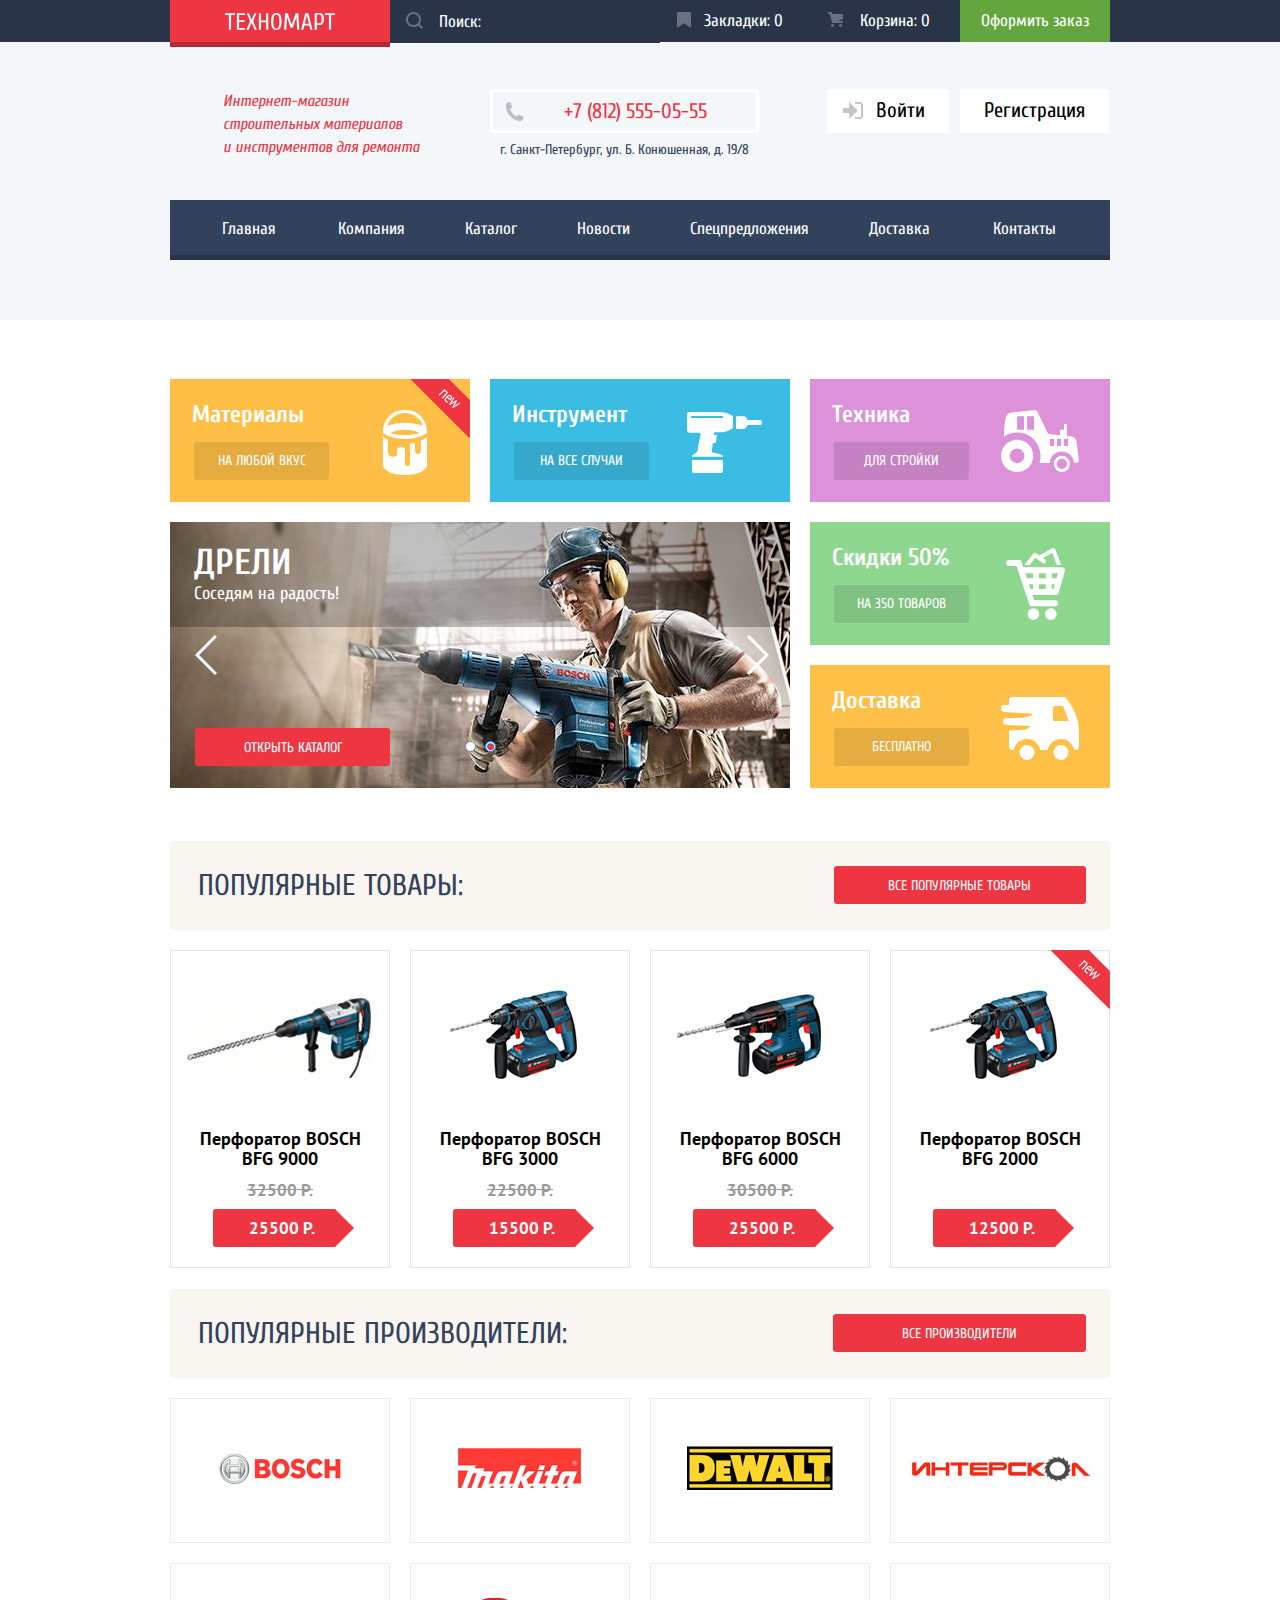
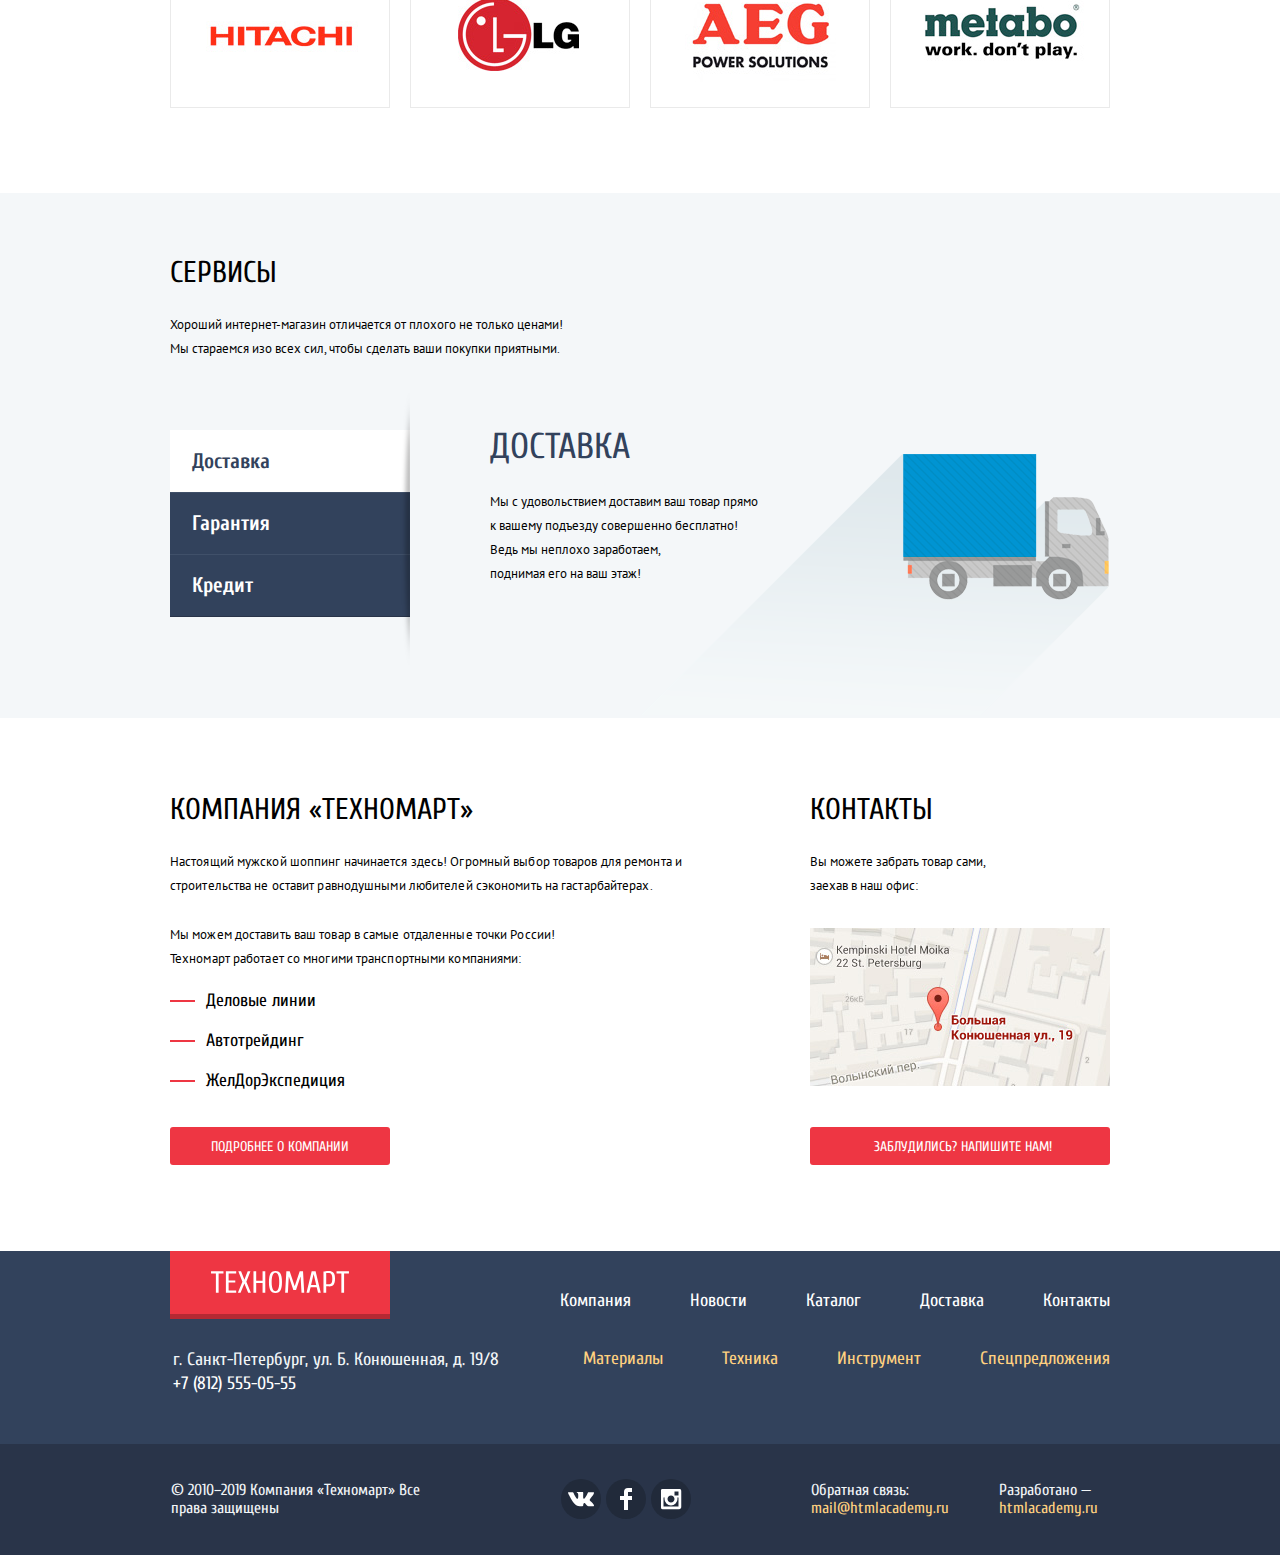
<file: index.html>
<!DOCTYPE html>
<html lang="ru">
  <head>
    <meta charset="utf-8">
    <title>HTML Academy: Техномарт</title>
    <link rel="stylesheet" href="css/normalize.min.css">
    <link rel="stylesheet" href="css/style.min.css">
    <link href="https://fonts.googleapis.com/css?family=PT+Sans&amp;subset=cyrillic" rel="stylesheet">
    <link href="https://fonts.googleapis.com/css?family=Cuprum:400,400i,700&amp;subset=cyrillic" rel="stylesheet">
  </head>
  <body>
    <header class="main-header">
      <div class="main-header-panel">
        <section class="shop-panel">
          <div class="first-part-panel">
            <a class="shop-panel-logo">
              <img src="img/logo.svg" width="110" height="18" alt="Логотип Техномарт">
            </a>
            <form class="header-search" action="https://echo.htmlacademy.ru" method="post">
              <label>
                <input class="search-field" id="header-search" type="search" name="search" placeholder="Поиск:">
                  <svg class="search-icon" version="1.1" xmlns="http://www.w3.org/2000/svg" xmlns:xlink="http://www.w3.org/1999/xlink" x="0px" y="0px" width="17px"
     height="17px" viewBox="0 0 17 17" enable-background="new 0 0 17 17" xml:space="preserve">
                  <g id="Layer_1">
                  </g>
                  <g id="Layer_2">
                    <path d="M17,15.586l-3.542-3.542C14.421,10.782,15,9.21,15,7.5C15,3.358,11.643,0,7.5,0C3.358,0,0,3.358,0,7.5
                      C0,11.643,3.358,15,7.5,15c1.71,0,3.282-0.579,4.544-1.542L15.586,17L17,15.586z M2,7.5C2,4.467,4.467,2,7.5,2
                      C10.532,2,13,4.467,13,7.5c0,3.032-2.468,5.5-5.5,5.5C4.467,13,2,10.532,2,7.5z"/>
                  </g>
                </svg>
                <span class="visually-hidden">Поиск:</span>
              </label>
            </form>
         </div>
          <div class="second-part-panel">
            <a class="shop-panel-bookmarks" href="#">Закладки: <span class="bookmarks-sum">0</span></a>
            <a class="shop-panel-cart" href="#">Корзина: <span class="cart-sum">0</span></a>
            <a class="shop-panel-order" href="#"><span>Оформить заказ</span></a>
          </div>
        </section>
      </div>

      <section class="header-info">
        <p class="header-info-title">Интернет-магазин строительных материалов и&nbsp;инструментов для ремонта</p>
        <div class="header-info-contacts">
          <a class="header-phone" href="tel:+78125550555">+7 (812) 555-05-55</a>
          <span class="header-address">г. Санкт-Петербург, ул. Б. Конюшенная, д. 19/8</span>
        </div>
        <ul class="user-nav">
          <li><a class="login-link" href="login.html">Войти</a></li>
          <li><a class="check-in-link" href="registration.html">Регистрация</a></li>
        </ul>
      </section>

      <nav class="main-nav">
        <ul>
          <li class="main-nav-item"><a>Главная</a></li>
          <li class="main-nav-item"><a href="#">Компания</a></li>
          <li class="main-nav-item"><a href="catalog.html">Каталог</a></li>
          <li class="main-nav-item"><a href="#">Новости</a></li>
          <li class="main-nav-item"><a href="#">Спецпредложения</a></li>
          <li class="main-nav-item"><a href="#">Доставка</a></li>
          <li class="main-nav-item"><a href="#">Контакты</a></li>
        </ul>
      </nav>
  </header>

    <main class="container">
      <h1 class="visually-hidden">Интернет-магазин строительных материалов и инструментов</h1>
      <section class="categories">
        <div class="categories-up">
        
          <article class="category-item category-material new-item">
            <span>Материалы</span>
            <a class="category-button" href="#">На любой вкус</a>
          </article>
          <article class="category-item category-tool">
            <span>Инструмент</span>
            <a class="category-button" href="#">На все случаи</a>
          </article>
          <article class="category-slider">
             <input class="slider-radio slider-radio-one" type="radio" id="slider-one" name="slider">
             <input class="slider-radio slider-radio-two" type="radio" id="slider-two" name="slider" checked>
             <label for="slider-one" class="slider-button slider-left"><span class="visually-hidden">Слайдер влево</span></label>
             <label for="slider-two" class="slider-button slider-right"><span class="visually-hidden">Слайдер вправо</span></label>
             <div class="slider-one">
              <span>Перфораторы</span>
              <p>Настоящие мужские игрушки</p>
              <a class="button" href="catalog.html">Открыть каталог</a>
             </div>
             <div class="slider-two">
              <span>Дрели</span>
              <p>Соседям на радость!</p>
              <a class="button" href="catalog.html">Открыть каталог</a>
            </div>

          </article>
        </div>

        <div class="categories-down">
          <article class="category-item category-equipment">
            <span>Техника</span>
            <a class="category-button" href="#">Для стройки</a>
          </article>
          <article class="category-item category-discounts">
            <span>Скидки 50&#37;</span>
            <a class="category-button" href="#">На 350 товаров</a>
          </article>
          <article class="category-item category-delivery">
            <span>Доставка</span>
            <a class="category-button" href="#">Бесплатно</a>
          </article>        
        </div>
      </section>

      <section class="container-popular-items">
        <div class="container-name">
          <span class="name-block">Популярные товары:</span>
          <a class="button" href="catalog.html">Все популярные товары</a>
        </div>
        <div class="popular-item">
          <ul class="catalog-list catalog-list-main">
            <li class="catalog-item">
              <img src="img/shop-item-4.jpg" width="218" height="170" alt="Перфоратор BOSCH BFG 9000">         
              <h3>
                <a class="catalog-item-name" href="#">Перфоратор BOSCH BFG 9000</a> 
              </h3>
              <span class="old-price">32500 Р.</span>
              <span class="new-price">25500 Р.</span>
              <ul class="catalog-item-option">
                <li><a class="catalog-item-buy" href="#">Купить</a></li>
                <li><a class="catalog-item-mark" href="#">В закладки</a></li>
              </ul>
            </li>
            <li class="catalog-item">
              <img src="img/shop-item-1.jpg" width="218" height="170" alt="Перфоратор BOSCH BFG 3000">         
              <h3>
                <a class="catalog-item-name" href="#">Перфоратор BOSCH BFG 3000</a> 
              </h3>
              <span class="old-price">22500 Р.</span>
              <span class="new-price">15500 Р.</span>
              <ul class="catalog-item-option">
                <li><a class="catalog-item-buy" href="#">Купить</a></li>
                <li><a class="catalog-item-mark" href="#">В закладки</a></li>
              </ul>
            </li>
            <li class="catalog-item">
              <img src="img/shop-item-2.jpg" width="218" height="170" alt="Перфоратор BOSCH BFG 6000">
              <h3>
                <a class="catalog-item-name" href="#">Перфоратор BOSCH BFG 6000</a> 
              </h3>
              <span class="old-price">30500 Р.</span>
              <span class="new-price">25500 Р.</span>
              <ul class="catalog-item-option">
                <li><a class="catalog-item-buy" href="#">Купить</a></li>
                <li><a class="catalog-item-mark" href="#">В закладки</a></li>
              </ul>
            </li>
            <li class="catalog-item new-item">
              <img src="img/shop-item-3.jpg" width="218" height="170" alt="Перфоратор BOSCH BFG 2000">
              <h3>
                <a class="catalog-item-name" href="#">Перфоратор BOSCH BFG 2000</a> 
              </h3>
              <span class="old-price"></span>
              <span class="new-price">12500 Р.</span>
              <ul class="catalog-item-option">
                <li><a class="catalog-item-buy" href="#">Купить</a></li>
                <li><a class="catalog-item-mark" href="#">В закладки</a></li>
              </ul>
            </li>
          </ul>
        </div>
      </section>

      <section class="container-manufacturers">
        <div class="container-name">
          <span class="name-block">Популярные производители:</span>
          <a class="button" href="#">Все производители</a>
        </div>
        <ul class="manufacturers-items">
          <li class="manufacturers-item item-bosch"><a href="#"><span class="visually-hidden">Bosch</span></a></li>
          <li class="manufacturers-item item-makita"><a href="#"><span class="visually-hidden">Makita</span></a></li>
          <li class="manufacturers-item item-dewalt"><a href="#"><span class="visually-hidden">DeWalt</span></a></li>
          <li class="manufacturers-item item-interscole"><a href="#"><span class="visually-hidden">Интерскол</span></a></li>
          <li class="manufacturers-item item-hitachi"><a href="#"><span class="visually-hidden">Hitachi</span></a></li>
          <li class="manufacturers-item item-lg"><a href="#"><span class="visually-hidden">LG</span></a></li>
          <li class="manufacturers-item item-aeg"><a href="#"><span class="visually-hidden">AEG</span></a></li>
          <li class="manufacturers-item item-metabo"><a href="#"><span class="visually-hidden">Metabo</span></a></li>
        </ul>
      </section>

      <section class="container-services">
        <div class="service-center">
          <h2>Сервисы</h2>
          <p class="services-info">Хороший интернет-магазин отличается от плохого не только ценами! Мы стараемся изо всех сил, чтобы сделать ваши покупки приятными.</p>
          <div class="services-slider">
            
            <input class="visually-hidden service-button-one" type="radio" id="delivery" name="service" value="delivery" checked> 
            <input class="visually-hidden service-button-two" type="radio" id="warranty" name="service" value="warranty"> 
            <input class="visually-hidden service-button-three" type="radio" id="credit" name="service" value="credit">
            
            <div class="services-name">
              <label class="service-label" for="delivery">Доставка</label>
              <label class="service-label" for="warranty">Гарантия</label>
              <label class="service-label" for="credit">Кредит</label>
            </div>
            <div class="service-information">
              <div class="service-item-delivery">
                <span>Доставка</span>
                <p>Мы с удовольствием доставим ваш товар прямо<br> к вашему подъезду совершенно бесплатно!Ведь мы неплохо заработаем,<br> поднимая его на ваш этаж!</p>
              </div>
              <div class="service-item-warranty">
                <span>Гарантия</span>
                <p>Если купленный у нас товар поломается или заискрит,<br> а также в случае пожара, спровоцированного его возгаранием, вы всегда можете быть уверены в нашей гарантии. Мы обменяем сгоревший товар на новый.<br> Дом уж восстановите как-нибудь сами.</p>
              </div>
              <div class="service-item-credit">
                <span>Кредит</span>
                <p>Залезть в долговую яму стало проще!<br> Кредитные консультанты придут вам на помощь.</p>
                <a class="button" href="#">Отправить заявку</a>
              </div>
            </div>
          </div>
        </div>
      </section>

      <div class="container-info">
        <section class="main-about-us">
          <h2>Компания «Техномарт»</h2>
          <p>Настоящий мужской шоппинг начинается здесь! Огромный выбор товаров для ремонта и строительства не оставит равнодушными любителей сэкономить на гастарбайтерах.</p>
          <p class="about-us-delivery">Мы можем доставить ваш товар в самые отдаленные точки России! Техномарт работает со многими транспортными компаниями:</p>
          <ul>
            <li>Деловые линии</li>
            <li>Автотрейдинг</li>
            <li>ЖелДорЭкспедиция</li>
          </ul>
          <a class="button" href="about_us.html">Подробнее о компании</a>
        </section>
        <section class="main-contacts">
          <h2>Контакты</h2>
          <p>Вы можете забрать товар сами, заехав в наш офис:</p>
          <a class="modal-contacts-map" href="map.html">
            <img src="img/map-preview.jpg" width="300" height="158" alt="Схема проезда">
          </a>
          <a class="button modal-feedback-button" href="feedback.html">Заблудились? Напишите нам!</a>
        </section>
      </div>
    </main>
  
    <footer class="main-footer">
      <div class="footer-light">
        <section class="main-footer-up">
          <div class="footer-left">
            <a class="main-footer-logo" >
              <img src="img/logo.svg" width="138" height="23" alt="Логотип Техномарт">
            </a>
            <p class="footer-contacts">
              г. Санкт-Петербург, ул. Б. Конюшенная, д. 19/8
              <a href="tel:+78125550555">+7 (812) 555-05-55</a>
            </p>
          </div>
      
         <div class="footer-nav">
            <ul class="footer-nav-first">
              <li><a href="#">Компания</a></li>
              <li><a href="#">Новости</a></li>
              <li><a href="catalog.html">Каталог</a></li>
              <li><a href="#">Доставка</a></li>
              <li><a href="#">Контакты</a></li>
            </ul>
          
            <ul class="footer-nav-second">
              <li><a href="#">Материалы</a></li>
              <li><a href="#">Техника</a></li>
              <li><a href="#">Инструмент</a></li>
              <li><a href="#">Спецпредложения</a></li>
            </ul>
          </div>
        </section>
      </div>
      <div class="footer-dark">
       <section class="footer-information">
          <p class="footer-copyright">
            &copy; 2010&ndash;2019 Компания «Техномарт» Все права защищены
          </p>

          <div class="social-and-link">
            <ul class="footer-social">
              <li class="footer-social-item social-item-vk"><a href="#"><span class="visually-hidden">Техномарт в вконтакте</span></a></li>
              <li class="footer-social-item social-item-fb"><a href="#"><span class="visually-hidden">Техномарт в фейсбуке</span></a></li>
              <li class="footer-social-item social-item-insta"><a href="#"><span class="visually-hidden">Техномарт в инстаграме</span></a></li>
            </ul>
          </div>
        
          <div class="footer-link">
            <p class="link-mail">
              Обратная связь:
              <a href="mailto:mail@htmlacademy.ru" aria-label="Написать разработчику">mail@htmlacademy.ru</a>
            </p>
            <p class="link-site">
              Разработано &mdash;
              <a href="https://htmlacademy.ru/intensive/htmlcss" aria-label="Перейти на сайт разработчика">htmlacademy.ru</a>
            </p>
          </div>
        </section>
      </div>
    </footer>

    <section class="modal modal-map">
      <h2 class="visually-hidden">Карта проезда</h2>
      <button class="modal-close modal-close-map" type="button"><span class="visually-hidden">Закрыть</span></button>
      <iframe src="https://www.google.com/maps/embed?pb=!1m18!1m12!1m3!1d7994.691651853988!2d30.30295579681799!3d59.937569518566896!2m3!1f0!2f0!3f0!3m2!1i1024!2i768!4f13.1!3m3!1m2!1s0x4696310fb661d55f%3A0xd0cc7f055debe430!2z0JHQvtC70YzRiNCw0Y8g0JrQvtC90Y7RiNC10L3QvdCw0Y8g0YPQuy4sINCh0LDQvdC60YIt0J_QtdGC0LXRgNCx0YPRgNCzLCAxOTExODY!5e0!3m2!1sru!2sru!4v1550596911755" width="940" height="446" style="border:0" allowfullscreen></iframe>
    </section>
    <section class="modal modal-feedback">
      <div class="modal-block">
        <h2 class="visually-hidden">Написать нам</h2>
        <button class="modal-close modal-close-feedback" type="button"><span class="visually-hidden">Закрыть</span></button>
        <form class="feedback" action="https://echo.htmlacademy.ru" method="post">
          <ul>
            <li class="feedback-first"><label for="feedback-name">Ваше имя:</label><input class="feedback-name" id="feedback-name" type="text" name="name-user" placeholder="Имя Фамилия"></li>
            <li><label for="feedback-email">Ваш e-mail:</label><input class="feedback-email" id="feedback-email" type="email" name="email" placeholder="email@example.com"></li>
            <li><label for="feedback-text">Текст письма:</label><textarea class="feedback-text" id="feedback-text" name="text" placeholder="В свободной форме"></textarea></li>
            <li class="feedback-button"><input class="button button-feedback" id="feedback-submit" type="submit" value="Отправить"></li>
          </ul>
        </form>
      </div>
    </section>
    <script src="js/script.min.js"></script>
  </body>
</html>
</file>
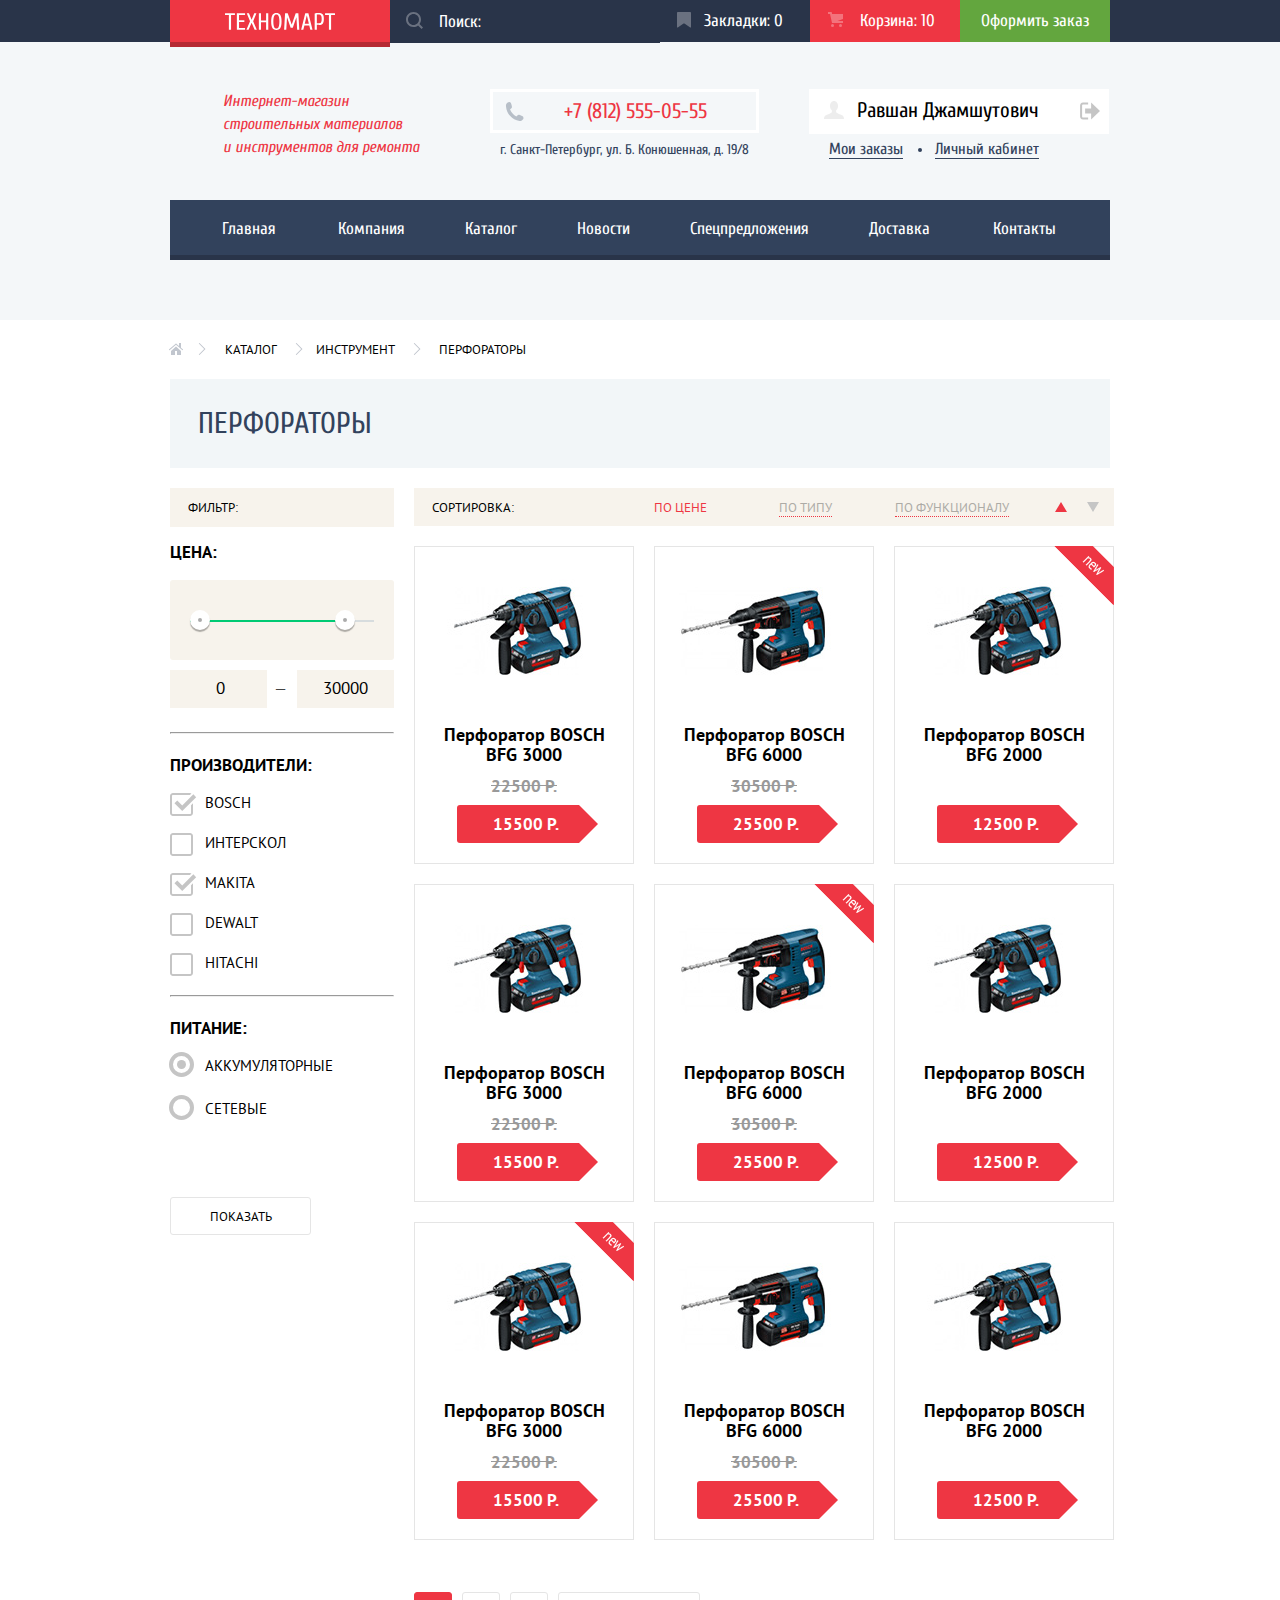
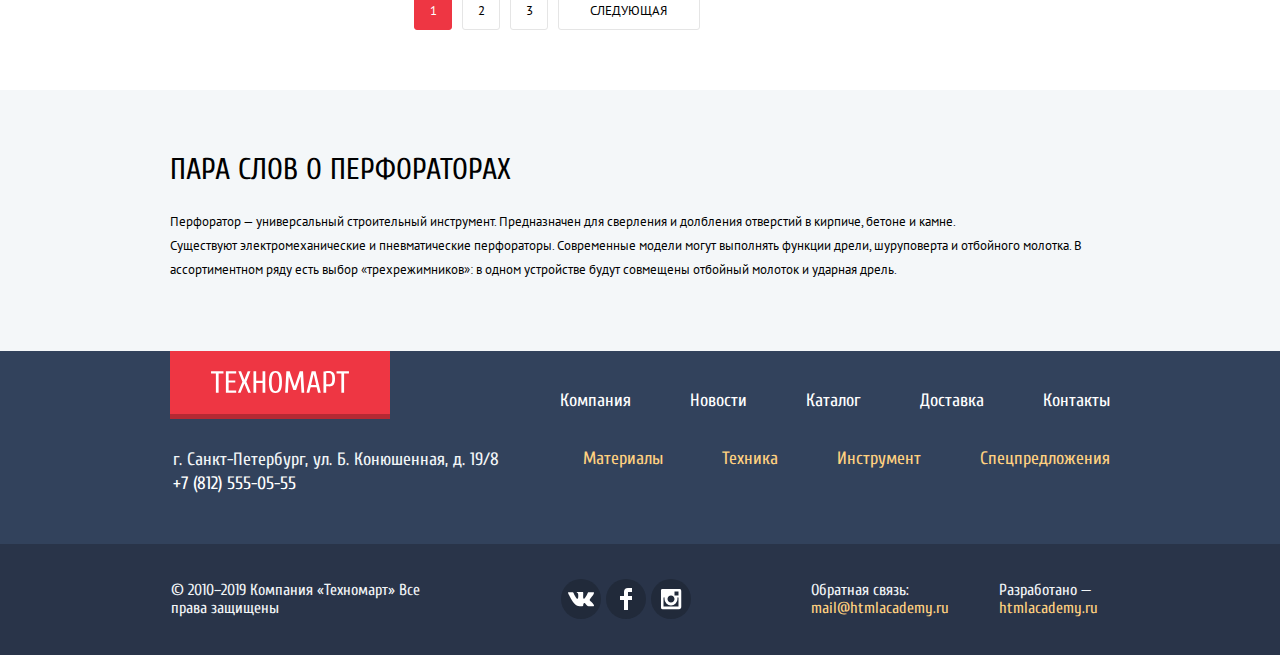
<file: catalog.html>
<!DOCTYPE html>
<html lang="ru">
  <head>
    <meta charset="utf-8">
    <title>HTML Academy: Техномарт</title>
    <link rel="stylesheet" href="css/normalize.min.css">
    <link rel="stylesheet" href="css/style.min.css">
    <link href="https://fonts.googleapis.com/css?family=PT+Sans&amp;subset=cyrillic" rel="stylesheet">
    <link href="https://fonts.googleapis.com/css?family=Cuprum:400,400i,700&amp;subset=cyrillic" rel="stylesheet">
  </head>
  <body>
    <header class="main-header">
      <div class="main-header-panel">
        <section class="shop-panel">
          <div class="first-part-panel">
            <a class="shop-panel-logo" href="index.html">
              <img src="img/logo.svg" width="110" height="18" alt="Логотип Техномарт">
            </a>
            <form class="header-search" action="https://echo.htmlacademy.ru" method="post">
              <label>
                <input class="search-field" id="header-search" type="search" name="search" placeholder="Поиск:">
                <svg class="search-icon" version="1.1" xmlns="http://www.w3.org/2000/svg" xmlns:xlink="http://www.w3.org/1999/xlink" x="0px" y="0px" width="17px"
   height="17px" viewBox="0 0 17 17" enable-background="new 0 0 17 17" xml:space="preserve">
                <g id="Layer_1">
                </g>
                <g id="Layer_2">
                  <path d="M17,15.586l-3.542-3.542C14.421,10.782,15,9.21,15,7.5C15,3.358,11.643,0,7.5,0C3.358,0,0,3.358,0,7.5
                    C0,11.643,3.358,15,7.5,15c1.71,0,3.282-0.579,4.544-1.542L15.586,17L17,15.586z M2,7.5C2,4.467,4.467,2,7.5,2
                    C10.532,2,13,4.467,13,7.5c0,3.032-2.468,5.5-5.5,5.5C4.467,13,2,10.532,2,7.5z"/>
                </g>
              </svg>
              <span class="visually-hidden">Поиск:</span>
              </label>
            </form>
         </div>
          <div class="second-part-panel">
            <a class="shop-panel-bookmarks" href="#">Закладки: <span class="bookmarks-sum">0</span></a>
            <a class="shop-panel-cart cart-added" href="#">Корзина: <span class="cart-sum">10</span></a>
            <a class="shop-panel-order" href="#"><span>Оформить заказ</span></a>
          </div>
        </section>
      </div>

      <section class="header-info">
        <p class="header-info-title">Интернет-магазин строительных материалов и&nbsp;инструментов для ремонта</p>
        <div class="header-info-contacts">
          <a class="header-phone" href="tel:+78125550555">+7 (812) 555-05-55</a>
          <span class="header-address">г. Санкт-Петербург, ул. Б. Конюшенная, д. 19/8</span>
        </div>
        <div class="username-panel">
          <div class="username-block">
            <a class="username" href="profile.html">Равшан Джамшутович</a>
            <a class="logout" href="logout.html"><span class="visually-hidden">Выйти</span><svg xmlns="http://www.w3.org/2000/svg" width="21" height="18" viewBox="0 0 21 17"><g><path d="M21 8.5L12.125 0v6h-6v5h6v6z"/><path d="M3.106 13.952V3.048c.018-.376.171-1.057 1.01-1.057h5.027V0H4.116C1.938 0 1.112 1.81 1.087 3.027v10.946C1.112 15.189 1.938 17 4.116 17h5.027v-1.99H4.116c-.839 0-.992-.683-1.01-1.058z"/></g></svg>
            </a>
          </div>
          <ul class="user-nav-option">
            <li><a class="first-option" href="#">Мои заказы</a></li>
            <li><a href="#">Личный кабинет</a></li>
          </ul>
        </div>
      </section>
 
      <nav class="main-nav">
        <ul>
          <li class="main-nav-item"><a href="index.html">Главная</a></li>
          <li class="main-nav-item"><a href="#">Компания</a></li>
          <li class="main-nav-item"><a>Каталог</a></li>
          <li class="main-nav-item"><a href="#">Новости</a></li>
          <li class="main-nav-item"><a href="#">Спецпредложения</a></li>
          <li class="main-nav-item"><a href="#">Доставка</a></li>
          <li class="main-nav-item"><a href="#">Контакты</a></li>
        </ul>
      </nav>
    </header>

    <main class="container">
    
      <ul class="breadcrumbs">
          <li class="breadcrumbs-link"><a class="link-svg" href="index.html"><span class="visually-hidden">Главная</span><svg xmlns="http://www.w3.org/2000/svg" width="15" height="12" viewBox="0 0 15 12"><g fill="#C1C6CE"><path d="M3 8v4h4V8h2v4h4V8L8 3.516z"/><path d="M14.831 6.365L13 4.751V0h-2v2.987L8.332.635c-.02-.017-.043-.023-.064-.037a.465.465 0 0 0-.08-.047.551.551 0 0 0-.095-.024C8.062.521 8.032.515 8 .515c-.031 0-.061.006-.092.012a.46.46 0 0 0-.095.025c-.028.011-.053.029-.08.046-.021.014-.045.02-.064.037l-6.498 5.73a.501.501 0 0 0 .33.875.497.497 0 0 0 .331-.125L8 1.677l6.169 5.438a.501.501 0 0 0 .662-.75z"/></g></svg></a></li>
          <li class="breadcrumbs-link"><a href="#">Каталог</a></li>
          <li class="breadcrumbs-link link-last"><a href="#">Инструмент</a></li>
          <li><a>Перфораторы</a></li>
      </ul>
      
      <h1 class="name-catalog">Перфораторы</h1>
      
      <div class="shoping-index">
        <section class="filters">
            <h2 class="visually-hidden">Фильтр товаров</h2>
           <form>
            <span class="filter-header">Фильтр:</span>
            <fieldset class="filter-price">
              <legend>Цена:</legend>
              <div class="range-price">
                <div class="range-scale">
                  <div class="range-bar">
                    <div class="range-one"><span class="visually-hidden">Первый ползунок</span></div>
                    <div class="range-two"><span class="visually-hidden">Второй ползунок</span></div>
                  </div>
                </div>
              </div>
              <div class="price-value">
                <label><input class="price-min" type="text" name="price-min" value="0"><span class="visually-hidden">Цена от</span></label>
                <span>&mdash;</span>
                <label><input class="price-max" type="text" name="price-max" value="30000"><span class="visually-hidden">Цена до</span></label>
              </div>

            </fieldset>
            <hr>
            <fieldset class="filter-manufacter">
              <legend>Производители:</legend>
              <ul>
                <li class="filter-option">
                  <input class="visually-hidden filter-input filter-input-checkbox" type="checkbox" id="bosch" name="bosch" value="bosch" checked><label for="bosch">Bosch</label>
                </li>
                <li class="filter-option">
                  <input class="visually-hidden filter-input filter-input-checkbox" type="checkbox" id="interscole" name="interscole" value="interscole"><label for="interscole">Интерскол</label>
                </li>
                <li class="filter-option">
                 <input class="visually-hidden filter-input filter-input-checkbox" type="checkbox" id="makita" name="makita" value="makita" checked><label for="makita">Makita</label>
                </li>
                <li class="filter-option">
                  <input class="visually-hidden filter-input filter-input-checkbox" type="checkbox" id="dewalt" name="dewalt" value="dewalt"><label for="dewalt">Dewalt</label>
                </li>
                <li class="filter-option">
                  <input class="visually-hidden filter-input filter-input-checkbox" type="checkbox" id="hitachi" name="hitachi" value="hitachi"><label for="hitachi">Hitachi</label>
                </li>
              </ul>
            </fieldset>
            <hr>
            <fieldset class="filter-energy">
              <legend>Питание:</legend>
              <ul>
                <li class="filter-option">
                  <input class="visually-hidden filter-input filter-input-radio" type="radio" id="battery" name="energy" value="battery" checked><label for="battery">Аккумуляторные</label>
                </li>
                <li class="filter-option">
                  <input class="visually-hidden filter-input filter-input-radio" type="radio" id="network" name="energy" value="network"><label for="network">Сетевые</label>
                </li>
              </ul>
            </fieldset>
            <input class="show-result" id="filters" type="submit" value="Показать">
          </form>
        </section>

        <section class="catalog">
         <div class="sorting">
          <span>Сортировка:</span>
          <fieldset class="sorting-sign">
            <input class="sign-item" id="price" type="radio" name="sign" checked><label for="price">По цене</label>
            <input class="sign-item" id="type" type="radio" name="sign"><label for="type">По типу</label>
            <input class="sign-item" id="function" type="radio" name="sign"><label for="function">По функционалу</label>
          </fieldset>
          <fieldset class="sorting-change">
            <input class="sign-change" id="up" type="radio" name="change" checked><label for="up"><span class="visually-hidden">Вверх</span></label>
            <input class="sign-change" id="down" type="radio" name="change"><label for="down"><span class="visually-hidden">Вниз</span></label>
          </fieldset>
        </div>

          <h2 class="visually-hidden">Каталог перфораторов</h2>
          <ul class="catalog-list">
            <li class="catalog-item">
              <img src="img/shop-item-1.jpg" width="218" height="170" alt="Перфоратор BOSCH BFG 3000">         
              <h3>
                <a class="catalog-item-name" href="#">Перфоратор BOSCH BFG 3000</a> 
              </h3>
              <span class="old-price">22500 Р.</span>
              <span class="new-price">15500 Р.</span>
              <ul class="catalog-item-option">
                <li><a class="catalog-item-buy catalog-modal-buy" href="#">Купить</a></li>
                <li><a class="catalog-item-mark" href="#">В закладки</a></li>
              </ul>
            </li>
            <li class="catalog-item">
              <img src="img/shop-item-2.jpg" width="218" height="170" alt="Перфоратор BOSCH BFG 6000">
              <h3>
                <a class="catalog-item-name" href="#">Перфоратор BOSCH BFG 6000</a> 
              </h3>
              <span class="old-price">30500 Р.</span>
              <span class="new-price">25500 Р.</span>
              <ul class="catalog-item-option">
                <li><a class="catalog-item-buy catalog-modal-buy" href="#">Купить</a></li>
                <li><a class="catalog-item-mark" href="#">В закладки</a></li>
              </ul>
            </li>
            <li class="catalog-item new-item">
              <img src="img/shop-item-3.jpg" width="218" height="170" alt="Перфоратор BOSCH BFG 2000">
              <h3>
                <a class="catalog-item-name" href="#">Перфоратор BOSCH BFG 2000</a> 
              </h3>
              <span class="old-price"></span>
              <span class="new-price">12500 Р.</span>
              <ul class="catalog-item-option">
                <li><a class="catalog-item-buy catalog-modal-buy" href="#">Купить</a></li>
                <li><a class="catalog-item-mark" href="#">В закладки</a></li>
              </ul>
            </li>
            <li class="catalog-item">
              <img src="img/shop-item-1.jpg" width="218" height="170" alt="Перфоратор BOSCH BFG 3000">         
              <h3>
                <a class="catalog-item-name" href="#">Перфоратор BOSCH BFG 3000</a> 
              </h3>
              <span class="old-price">22500 Р.</span>
              <span class="new-price">15500 Р.</span>
              <ul class="catalog-item-option">
                <li><a class="catalog-item-buy catalog-modal-buy" href="#">Купить</a></li>
                <li><a class="catalog-item-mark" href="#">В закладки</a></li>
              </ul>
            </li>
            <li class="catalog-item new-item">
              <img src="img/shop-item-2.jpg" width="218" height="170" alt="Перфоратор BOSCH BFG 6000">
              <h3>
                <a class="catalog-item-name" href="#">Перфоратор BOSCH BFG 6000</a> 
              </h3>
              <span class="old-price">30500 Р.</span>
              <span class="new-price">25500 Р.</span>
              <ul class="catalog-item-option">
                <li><a class="catalog-item-buy catalog-modal-buy" href="#">Купить</a></li>
                <li><a class="catalog-item-mark" href="#">В закладки</a></li>
              </ul>
            </li>
            <li class="catalog-item">
              <img src="img/shop-item-3.jpg" width="218" height="170" alt="Перфоратор BOSCH BFG 2000">
              <h3>
                <a class="catalog-item-name" href="#">Перфоратор BOSCH BFG 2000</a> 
              </h3>
              <span class="old-price"></span>
              <span class="new-price">12500 Р.</span>
              <ul class="catalog-item-option">
                <li><a class="catalog-item-buy catalog-modal-buy" href="#">Купить</a></li>
                <li><a class="catalog-item-mark" href="#">В закладки</a></li>
              </ul>
            </li>
            <li class="catalog-item new-item">
              <img src="img/shop-item-1.jpg" width="218" height="170" alt="Перфоратор BOSCH BFG 3000">         
              <h3>
                <a class="catalog-item-name" href="#">Перфоратор BOSCH BFG 3000</a> 
              </h3>
              <span class="old-price">22500 Р.</span>
              <span class="new-price">15500 Р.</span>
              <ul class="catalog-item-option">
                <li><a class="catalog-item-buy catalog-modal-buy" href="#">Купить</a></li>
                <li><a class="catalog-item-mark" href="#">В закладки</a></li>
              </ul>
            </li>
            <li class="catalog-item">
              <img src="img/shop-item-2.jpg" width="218" height="170" alt="Перфоратор BOSCH BFG 6000">
              <h3>
                <a class="catalog-item-name" href="#">Перфоратор BOSCH BFG 6000</a> 
              </h3>
              <span class="old-price">30500 Р.</span>
              <span class="new-price">25500 Р.</span>
              <ul class="catalog-item-option">
                <li><a class="catalog-item-buy catalog-modal-buy" href="#">Купить</a></li>
                <li><a class="catalog-item-mark" href="#">В закладки</a></li>
              </ul>
            </li>
            <li class="catalog-item">
              <img src="img/shop-item-3.jpg" width="218" height="170" alt="Перфоратор BOSCH BFG 2000">
              <h3>
                <a class="catalog-item-name" href="#">Перфоратор BOSCH BFG 2000</a> 
              </h3>
              <span class="old-price"></span>
              <span class="new-price">12500 Р.</span>
              <ul class="catalog-item-option">
                <li><a class="catalog-item-buy catalog-modal-buy" href="#">Купить</a></li>
                <li><a class="catalog-item-mark" href="#">В закладки</a></li>
              </ul>
            </li>
          </ul>
          <div class="page-items">
            <a class="page-number page-one" href="#">1</a>
            <a class="page-number" href="#">2</a>
            <a class="page-number" href="#">3</a>
            <a class="page-number page-next" href="#">Следующая</a>
          </div>
        </section>
      </div>
      <article class="about-item">
        <div class="about-item-center">
          <span>Пара слов о перфораторах</span>
          <p>Перфоратор — универсальный строительный инструмент. Предназначен для сверления и долбления отверстий в кирпиче, бетоне и камне.<br> Существуют электромеханические и пневматические перфораторы. Современные модели могут выполнять функции дрели, шуруповерта и отбойного молотка. В ассортиментном ряду есть выбор «трехрежимников»: в одном устройстве будут совмещены отбойный молоток и ударная дрель.</p>
      </div>
      </article>
    </main>
  
    <footer class="main-footer">
      <div class="footer-light">
        <section class="main-footer-up">
          <div class="footer-left">
            <a class="main-footer-logo" >
              <img src="img/logo.svg" width="138" height="23" alt="Логотип Техномарт">
            </a>
            <p class="footer-contacts">
              г. Санкт-Петербург, ул. Б. Конюшенная, д. 19/8
              <a href="tel:+78125550555">+7 (812) 555-05-55</a>
            </p>
          </div>
      
         <div class="footer-nav">
            <ul class="footer-nav-first">
              <li><a href="#">Компания</a></li>
              <li><a href="#">Новости</a></li>
              <li><a>Каталог</a></li>
              <li><a href="#">Доставка</a></li>
              <li><a href="#">Контакты</a></li>
            </ul>
          
            <ul class="footer-nav-second">
              <li><a href="#">Материалы</a></li>
              <li><a href="#">Техника</a></li>
              <li><a href="#">Инструмент</a></li>
              <li><a href="#">Спецпредложения</a></li>
            </ul>
          </div>
        </section>
      </div>
      <div class="footer-dark">
       <section class="footer-information">
          <p class="footer-copyright">
            &copy; 2010&ndash;2019 Компания «Техномарт» Все права защищены
          </p>

           <div class="social-and-link">
            <ul class="footer-social">
              <li class="footer-social-item social-item-vk"><a href="#"><span class="visually-hidden">Техномарт в вконтакте</span></a></li>
              <li class="footer-social-item social-item-fb"><a href="#"><span class="visually-hidden">Техномарт в фейсбуке</span></a></li>
              <li class="footer-social-item social-item-insta"><a href="#"><span class="visually-hidden">Техномарт в инстаграме</span></a></li>
            </ul>
          </div>
        
          <div class="footer-link">
            <p class="link-mail">
              Обратная связь:
              <a href="mailto:mail@htmlacademy.ru" aria-label="Написать разработчику">mail@htmlacademy.ru</a>
            </p>
            <p class="link-site">
              Разработано &mdash;
              <a href="https://htmlacademy.ru/intensive/htmlcss" aria-label="Перейти на сайт разработчика">htmlacademy.ru</a>
            </p>
          </div>
        </section>
      </div>
    </footer>


    <section class="modal modal-buy">
      <div class="modal-block-buy">
        <p>Товар добавлен в корзину</p>
        <button class="modal-close modal-close-buy" type="button"><span class="visually-hidden">Закрыть</span></button>
        <div class="modal-buy-button">
          <a class="button" href="buy.html">Оформить заказ</a>
          <button class="button-buy" type="button">Продолжить покупки</button>
        </div>
      </div>
    </section>

    <script src="js/script.min.js"></script>
  </body>
</html>
</file>
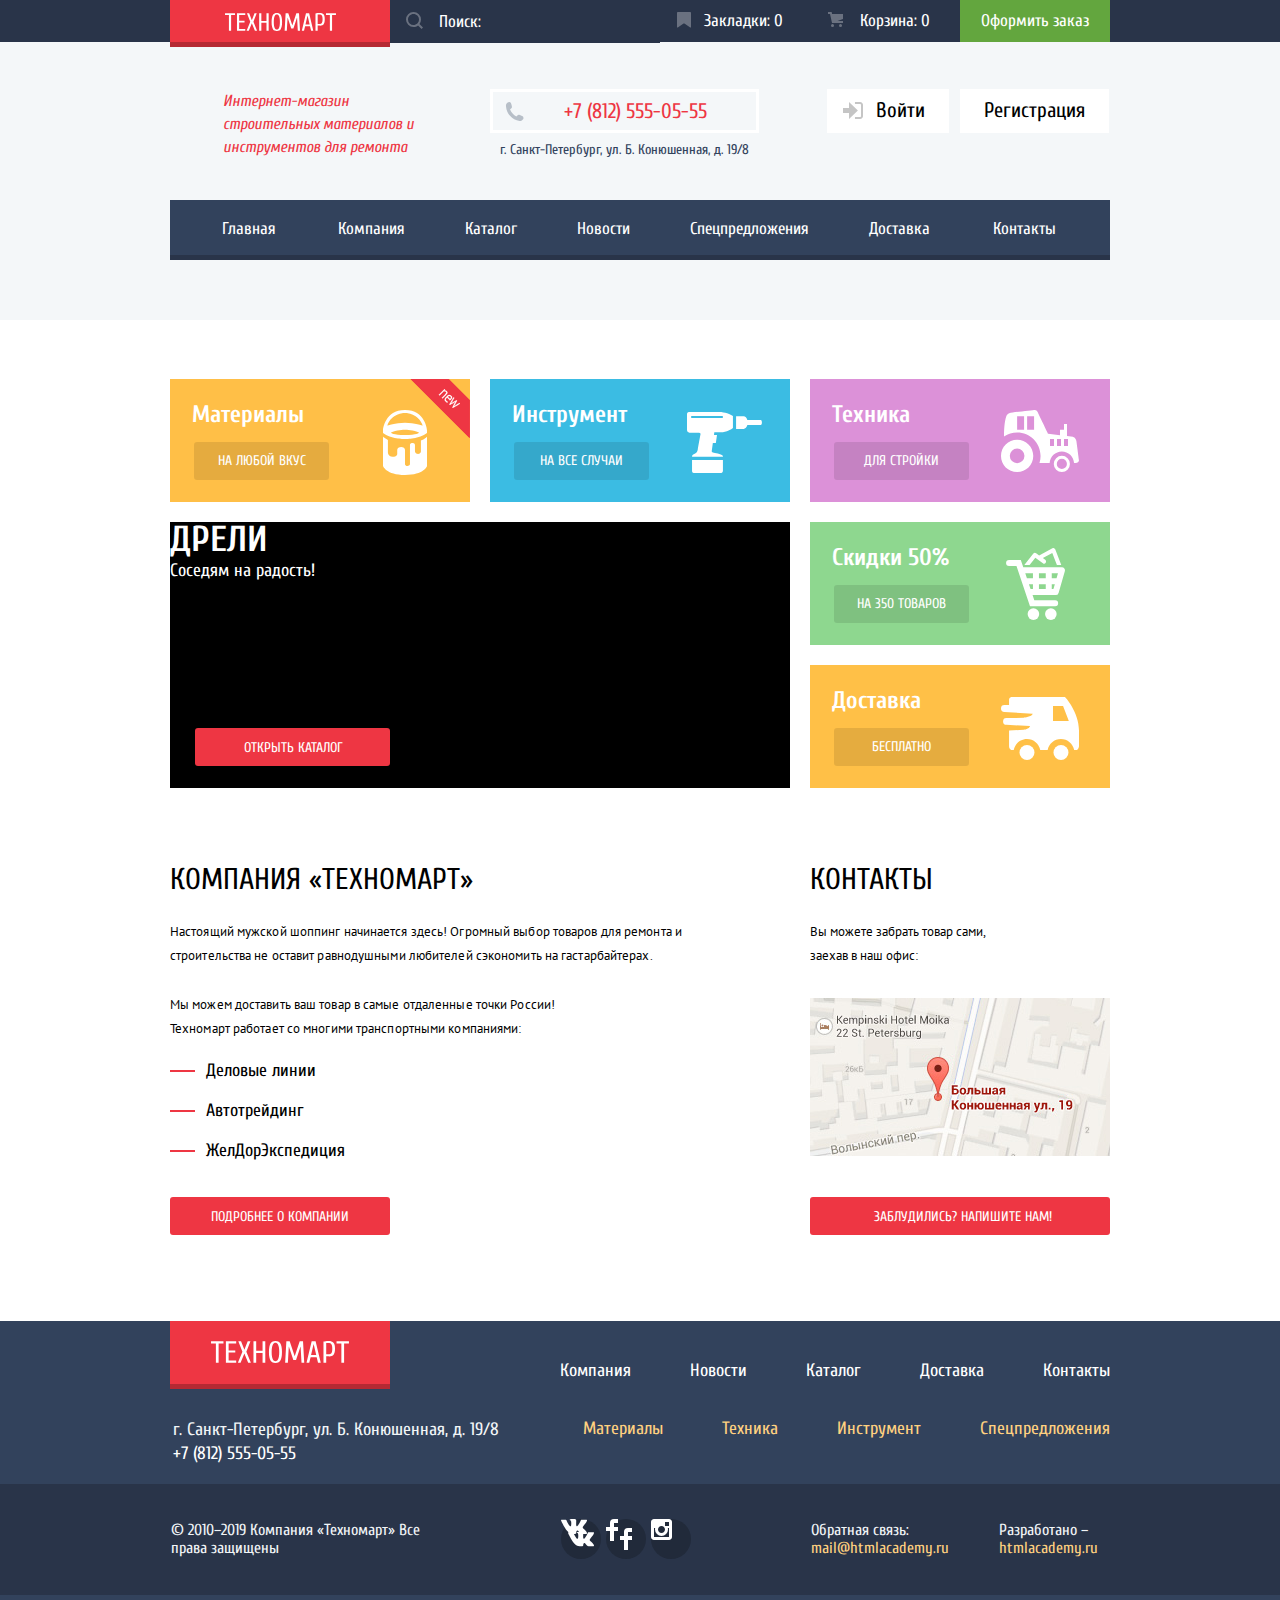
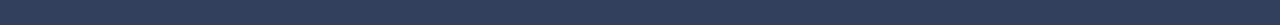
<file: index(красные зоны).html>
<!DOCTYPE html>
<html lang="ru">
  <head>
    <meta charset="utf-8">
    <title>HTML Academy: Техномарт</title>
    <link rel="stylesheet" href="css/normalize.css">
    <link rel="stylesheet" href="css/style.css">
    <link href="https://fonts.googleapis.com/css?family=PT+Sans&amp;subset=cyrillic" rel="stylesheet">
    <link href="https://fonts.googleapis.com/css?family=Cuprum:400,400i,700&amp;subset=cyrillic" rel="stylesheet">
  </head>
  <body>
    
    <header class="main-header">
      <div class="main-header-panel">
        <section class="shop-panel">
          <div class="first-part-panel">
            <a class="shop-panel-logo">
              <img src="img/logo.svg" width="111" height="18" alt="Логотип Техномарт">
            </a>
            <form class="header-search" action="https://echo.htmlacademy.ru" method="post">
              <label class="visually-hidden" for="header-search">Поиск:</label>
              <svg class="search-icon" xmlns="http://www.w3.org/2000/svg" width="17" height="17" viewBox="0 0 17 17"><path  d="M17 15.586l-3.542-3.542A7.465 7.465 0 0 0 15 7.5 7.5 7.5 0 1 0 7.5 15c1.71 0 3.282-.579 4.544-1.542L15.586 17 17 15.586zM2 7.5C2 4.467 4.467 2 7.5 2 10.532 2 13 4.467 13 7.5c0 3.032-2.468 5.5-5.5 5.5A5.506 5.506 0 0 1 2 7.5z"/></svg>
              <input class="search-field" id="header-search" type="search" name="search" placeholder="Поиск:">
            </form>
         </div>
         <div class="second-part-panel">
          <a class="shop-panel-bookmarks" href="#">Закладки: <span class="bookmarks-sum">0</span></a>
          <a class="shop-panel-cart" href="#">Корзина: <span class="cart-sum">0</span></a>
          <a class="shop-panel-order" href="#"><span>Оформить заказ</span></a>
        </div>
        </section>
      </div>

      <section class="header-info">
        <p class="header-info-title">Интернет-магазин строительных материалов и инструментов для ремонта</p>
        <div class="header-info-contacts">
          <a class="header-phone" href="tel:+78125550555">+7 (812) 555-05-55</a>
          <span class="header-address">г. Санкт-Петербург, ул. Б. Конюшенная, д. 19/8</span>
        </div>
        <ul class="user-nav">
          <li><a class="login-link" href="login.html">Войти</a></li>
          <li><a class="check-in-link" href="registration.html">Регистрация</a></li>
        </ul>
      </section>

      <nav class="main-nav">
        <ul>
          <li class="main-nav-item"><a href="#">Главная</a></li>
          <li class="main-nav-item"><a href="about_us.html">Компания</a></li>
          <li class="main-nav-item"><a href="catalog.html">Каталог</a></li>
          <li class="main-nav-item"><a href="news.html">Новости</a></li>
          <li class="main-nav-item"><a href="special.html">Спецпредложения</a></li>
          <li class="main-nav-item"><a href="delivey.html">Доставка</a></li>
          <li class="main-nav-item"><a href="contacts.html">Контакты</a></li>
        </ul>
      </nav>
  </header>

  <main class="container">

    <h1 class="visually-hidden">Интернет-магазин строительных материалов и инструментов</h1>
    
    <section class="categories">
      <div class="categories-up">
      
        <article class="category-item category-material new-item">
          <span>Материалы</span>
          <a class="category-button" href="#">На любой вкус</a>
        </article>
        <article class="category-item category-tool">
          <span>Инструмент</span>
          <a class="category-button" href="#">На все случаи</a>
        </article>
        <article class="category-slider">
          <span>Дрели</span>
          <p>Соседям на радость!</p>
          <a class="button" href="#">Открыть каталог</a>
        </article>
      </div>

      <div class="categories-down">
        <article class="category-item category-equipment">
          <span>Техника</span>
          <a class="category-button" href="#">Для стройки</a>
        </article>
        <article class="category-item category-discounts">
          <span>Скидки 50&#37;</span>
          <a class="category-button" href="#">На 350 товаров</a>
        </article>
        <article class="category-item category-delivery">
          <span>Доставка</span>
          <a class="category-button" href="#">Бесплатно</a>
        </article>        
      </div>
    </section>

    <div class="container-info">
      <section class="main-about-us">
        <h2>Компания «Техномарт»</h2>
        <p>Настоящий мужской шоппинг начинается здесь! Огромный выбор товаров для ремонта и строительства не оставит равнодушными любителей сэкономить на гастарбайтерах.</p>
        <p class="about-us-delivery">Мы можем доставить ваш товар в самые отдаленные точки России! Техномарт работает со многими транспортными компаниями:</p>
        <ul>
          <li>Деловые линии</li>
          <li>Автотрейдинг</li>
          <li>ЖелДорЭкспедиция</li>
        </ul>
        <a class="button" href="about_us.html">Подробнее о компании</a>
      </section>
      <section class="main-contacts">
        <h2>Контакты</h2>
        <p>Вы можете забрать товар сами, заехав в наш офис:</p>
        <a class="contacts-map" href="map.html">
          <img src="img/map-preview.jpg" width="300" height="158" alt="Схема проезда">
        </a>
        <a class="button" href="feedback.html">Заблудились? Напишите нам!</a>
      </section>
    </div>
  </main>
  
  <footer class="main-footer">
    <div class="footer-light">
    <section class="main-footer-up">
      <div class="footer-left">
        <a class="main-footer-logo" >
          <img src="img/logo.svg" width="138" height="23" alt="Логотип Техномарт">
        </a>
        <p class="footer-contacts">
          г. Санкт-Петербург, ул. Б. Конюшенная, д. 19/8
          <a href="tel:+78125550555">+7 (812) 555-05-55</a>
        </p>
      </div>
      
      <div class="footer-nav">
        
          <ul class="footer-nav-first">
            <li><a href="about_us.html">Компания</a></li>
            <li><a href="news.html">Новости</a></li>
            <li><a href="catalog.html">Каталог</a></li>
            <li><a href="delivey.html">Доставка</a></li>
            <li><a href="contacts.html">Контакты</a></li>
          </ul>
          
          <ul class="footer-nav-second">
            <li><a href="#">Материалы</a></li>
            <li><a href="#">Техника</a></li>
            <li><a href="#">Инструмент</a></li>
            <li><a href="special.html">Спецпредложения</a></li>
          </ul>
        </div>
      </section>
      <div class="footer-dark">
        <section class="footer-information">
          <p class="footer-copyright">
            &copy; 2010&ndash;2019 Компания «Техномарт» Все права защищены
          </p>

          <div class="social-and-link">
            <ul class="footer-social">
              <li class="footer-social-item social-item-vk"><a href="#"><span class="visually-hidden">Техномарт в вконтакте</span><svg xmlns="http://www.w3.org/2000/svg" width="26" height="15" viewBox="0 0 26 15"><path fill="#FFF" d="M16.138 11.51c.956-.309 2.18 2.04 3.483 2.939.978.681 1.727.534 1.727.534l3.473-.05s1.815-.112.957-1.554c-.071-.12-.503-1.069-2.585-3.022-2.177-2.043-1.882-1.712.739-5.244 1.597-2.153 2.236-3.468 2.036-4.028-.192-.539-1.365-.399-1.365-.399L20.69.713c-.381.001-.704.119-.851.515-.003.004-.621 1.666-1.445 3.079-1.741 2.989-2.436 3.148-2.724 2.961-.661-.433-.494-1.737-.494-2.664 0-2.897.432-4.105-.846-4.417-.427-.104-.739-.172-1.828-.182-1.392-.021-2.574 0-3.244.329-.445.223-.786.712-.579.74.26.035.843.16 1.155.586.401.552.389 1.789.389 1.789s.229 3.411-.54 3.834c-.528.29-1.25-.302-2.803-3.016-.793-1.388-1.392-2.922-1.392-2.922s-.116-.285-.326-.441c-.25-.185-.6-.244-.6-.244L.848.684S.29.7.085.946c-.182.218-.015.668-.015.668s2.909 6.881 6.203 10.347c3.02 3.182 6.452 2.971 6.452 2.971h1.555s.469-.054.709-.312c.224-.24.214-.691.214-.691s-.031-2.109.935-2.419z"/></svg></a></li>
              <li class="footer-social-item social-item-fb"><a href="#"><span class="visually-hidden">Техномарт в фейсбуке</span><svg xmlns="http://www.w3.org/2000/svg" width="12" height="22" viewBox="0 0 12 22"><path fill="#FFF" d="M12 4V0H8a4 4 0 0 0-4 4v4H0v4h4v10h4V12h4V8H8V4h4z"/></svg></a></li>
              <li class="footer-social-item social-item-ig"><a href="#"><span class="visually-hidden">Техномарт в инстаграме</span><svg xmlns="http://www.w3.org/2000/svg" width="21" height="21" viewBox="0 0 21 21"><path fill="#FFF" d="M18 0H3C1.35 0 0 1.35 0 3v15c0 1.65 1.35 3 3 3h15c1.65 0 3-1.35 3-3V3c0-1.65-1.35-3-3-3zm-7.5 7c1.93 0 3.5 1.57 3.5 3.5S12.43 14 10.5 14 7 12.43 7 10.5 8.57 7 10.5 7zM18 18H3V9h1.181A6.504 6.504 0 0 0 4 10.5a6.5 6.5 0 1 0 13 0 6.45 6.45 0 0 0-.181-1.5H18v9zm0-11h-4V3h4v4z"/></svg></a></li>
            </ul>
          </div>
          
          <div class="footer-link">
          <p class="link-mail">
            Обратная связь:
            <a href="mailto:mail@htmlacademy.ru" aria-label="Написать разработчику">mail@htmlacademy.ru</a>
          </p>
          <p class="link-site">
            Разработано &ndash;
            <a href="https://htmlacademy.ru/intensive/htmlcss" aria-label="Перейти на сайт разработчика">htmlacademy.ru</a>
          </p>
        </div>
          
        </section>
    </div>
  </footer>

  <section class="modal modal-map visually-hidden">
    <h2 class="visually-hidden">Карта проезда</h2>
    <button class="modal-close" type="button"><span class="visually-hidden">Закрыть</span></button>
    <img src="img/full-map.jpg" width="940" height="446" alt="Схема проезда">
  </section>
  <section class="modal modal-feedback visually-hidden">
    <div class="modal-block">
      <h2 class="visually-hidden">Написать нам</h2>
      <button class="modal-close" type="button"><span class="visually-hidden">Закрыть</span></button>
      <form class="feedback" action="https://echo.htmlacademy.ru" method="post">
        <ul>
          <li class="feedback-first"><label for="feedback-name">Ваше имя:</label><input class="feedback-name" id="feedback-name" type="text" name="name" placeholder="Имя Фамилия"></li>
          <li><label for="feedback-email">Ваш e-mail:</label><input class="feedback-email" id="feedback-email" type="email" name="email" placeholder="email@example.com"></li>
          <li><label for="feedback-text">Текст письма:</label><textarea id="feedback-text" name="text" placeholder="В свободной форме"></textarea></li>
          <div class="feedback-button">
            <li><input class="button" id="feedback-submit" type="submit" value="Отправить"></li>
          </div>
        </ul>
      </form>
    </div>
  </section>
  </body>
</html>
</file>
<file: css/style.css>
/* Общие стили */

body {
	margin: 0;
	padding: 0;

	font-family: "PT Sans", Arial, sans-serif;
	font-size: 13px;
	line-height: 24px;

	color: #000000;
	background-color: #ffffff;

	position: relative;
}

a {
	text-decoration: none;
}

img {
  max-width: 100%;
  height: auto;
}

.visually-hidden {
	position: absolute;
	width: 1px;
	height: 1px;
	margin: -1px;
	border: 0;
	padding: 0;
	white-space: nowrap;
	-webkit-clip-path: inset(100%);
	        clip-path: inset(100%);
	clip: rect(0 0 0 0);
	overflow: hidden;
}

.button {
	font-family: "Cuprum", Tahoma, sans-serif;
	font-size: 14px;
	line-height: 18px;
	text-transform: uppercase;
	text-align: center;
	color: white;
	background-color: #ee3643;
	display: block;
	border-radius: 3px;
	padding-top: 11px;
	padding-bottom: 9px;
}

.button:hover,
.button:focus {
	background-color: #ca2c37;
}

.button:active {
	background-color: #ba2732;
}

/* Модальное окно с картой */

@-webkit-keyframes bounce {
	0% {-webkit-transform: translate(-50%, -2000px);transform: translate(-50%, -2000px);}
	100% {-webkit-transform: translate(-50%, -50%);transform: translate(-50%, -50%);}
}

@keyframes bounce {
	0% {-webkit-transform: translate(-50%, -2000px);transform: translate(-50%, -2000px);}
	100% {-webkit-transform: translate(-50%, -50%);transform: translate(-50%, -50%);}
}

.modal-map {
	position: fixed;
	z-index: 1;
	left: 50%;
	top: 50%;
	-webkit-transform: translate(-50%, -50%);
	    -ms-transform: translate(-50%, -50%);
	        transform: translate(-50%, -50%);
	-webkit-box-shadow: 0px 20px 40px 0 rgba(0, 0, 0, 0.75);
	        box-shadow: 0px 20px 40px 0 rgba(0, 0, 0, 0.75);
	width: 940px;
	height: 446px;
	display: none;
}

.modal-map img {
	padding: 0;
	margin: 0;
}
/* Модальное окно с обратной связью */


.modal-feedback {
	position: fixed;
	width: 620px;
	z-index: 1;
	left: 50%;
	top: 50%;
	-webkit-transform: translate(-50%, -50%);
	    -ms-transform: translate(-50%, -50%);
	        transform: translate(-50%, -50%);
	background-color: white;
	border-top: 7px solid #ee3643;
	-webkit-box-shadow: 0px 20px 40px 0 rgba(0, 0, 0, 0.75);
	        box-shadow: 0px 20px 40px 0 rgba(0, 0, 0, 0.75);
	display: none;
}


.modal-block {
	position: relative;
	padding-top: 48px;
}

.modal-close {
	position: absolute;
	background-color: transparent;
	background-image: url("../img/icon-close.svg");
	right: 7px;
	top: 9px;
	border: none;
	padding: 0;
	margin: 0;
	width: 21px;
	height: 21px;
	cursor: pointer;
}

.modal-close:active {
	border: none;
	outline: 0;
}

@-webkit-keyframes shake {
  0%,
  100% {
    -webkit-transform: translateX(0);
            transform: translateX(0);
  }

  10%,
  30%,
  50%,
  70%,
  90% {
    -webkit-transform: translateX(-10px);
            transform: translateX(-10px);
  }

  20%,
  40%,
  60%,
  80% {
    -webkit-transform: translateX(10px);
            transform: translateX(10px);
  }
}

@keyframes shake {
  0%,
  100% {
    -webkit-transform: translateX(0);
            transform: translateX(0);
  }

  10%,
  30%,
  50%,
  70%,
  90% {
    -webkit-transform: translateX(-10px);
            transform: translateX(-10px);
  }

  20%,
  40%,
  60%,
  80% {
    -webkit-transform: translateX(10px);
            transform: translateX(10px);
  }
}

.modal-feedback label {
	font-family: "Cuprum", Tahoma, sans-serif;
	font-size: 18px;
	line-height: 18px;
	margin-bottom: 13px;
}

.feedback ul {
	display: -webkit-box;
	display: -ms-flexbox;
	display: flex;
	-ms-flex-wrap: wrap;
	    flex-wrap: wrap;
	list-style: none;
	padding: 0;
	margin: 0;
}

.feedback li {
	display: -webkit-box;
	display: -ms-flexbox;
	display: flex;
	-webkit-box-orient: vertical;
	-webkit-box-direction: normal;
	    -ms-flex-direction: column;
	        flex-direction: column;
}

.feedback-first {
	margin-right: 20px;
	margin-left: 75px;
}

.feedback-name,
.feedback-email {
	font-family: "PT Sans", Arial, sans-serif;
	font-size: 13px;
	line-height: 18px;
	color: #a9a9a9 ;
	display: block;
	width: 188px;
	height: 38px;
	background-color: #ffffff;
	border: 2px solid #dee3e4;
	padding-left: 16px;
	padding-right: 16px;
	border-radius: 3px;
}

label[for=feedback-text] {
	margin-top: 22px;
	margin-left: 75px;
}

.modal-feedback textarea {
	font-family: "PT Sans", Arial, sans-serif;
	font-size: 13px;
	line-height: 18px;
	color: #a9a9a9 ;
	display: block;
	width: 432px;
	height: 101px;
	background-color: #ffffff;
	border: 2px solid #dee3e4;
	padding-top: 13px;
	padding-left: 16px;
	padding-right: 16px;
	margin-bottom: 37px;
	margin-left: 75px;
	border-radius: 3px;
}

.feedback-name:hover,
.feedback-email:hover,
.modal-feedback textarea:hover {
	border: 2px solid #b5b5b5;
}

.feedback-name:focus,
.feedback-email:focus,
.modal-feedback textarea:focus {
	border: 2px solid #ee3643;
	outline: none;
}

.feedback-button {
	background: #f4f4f4;
	padding-top: 55px;
	padding-bottom: 44px;
	padding-left: 75px;
	padding-right: 75px;
	width: 100%;
}

.feedback-button input {
	border: none;
	outline: none;
	padding: 10px 199px;
	min-height: 10px;
}

.modal-error {
  -webkit-animation: shake;
          animation: shake;
  -webkit-animation-duration: 0.6s;
          animation-duration: 0.6s;
}

/* Модальное окно для кнопки "Купить" */

.modal-buy {
	position: fixed;
	z-index: 1;
	left: 50%;
	top: 50%;
	-webkit-transform: translate(-50%, -50%);
	    -ms-transform: translate(-50%, -50%);
	        transform: translate(-50%, -50%);
	width: 620px;
	background-color: white;
	border-top: 7px solid #ee3643;
	-webkit-box-shadow: 0px 20px 40px 0 rgba(0, 0, 0, 0.75);
	        box-shadow: 0px 20px 40px 0 rgba(0, 0, 0, 0.75);
	display: none;
}

.modal-buy p {
	font-family: "Cuprum", Tahoma, sans-serif;
	font-size: 30px;
	line-height: 30px;
	margin: 0;
	padding: 0;
	margin-left: 179px;
	margin-bottom: 68px;
}

.modal-block-buy {
	position: relative;
	padding-top: 75px;

}

.modal-block-buy::before {
	content: "";
	position: absolute;
	top: 48px;
	left: 81px;
	width: 66px;
	height: 66px;
	background-image: url("../img/icon-mark.svg");
}

.modal-buy-button {
	background-color: #f1f1f1;
	padding-top: 37px;
	padding-bottom: 37px;
	padding-left: 80px;
	padding-right: 80px;
	display: -webkit-box;
	display: -ms-flexbox;
	display: flex;
}

.modal-buy-button .button {
	padding-left: 59px;
	padding-right: 62px;
	margin-right: 20px;
}

.button-buy {
	font-family: "Cuprum", Tahoma, sans-serif;
	font-size: 14px;
	line-height: 18px;
	text-transform: uppercase;
	text-align: center;
	outline: none;
	border: none;
	background-color: white;
	color: black;
	margin-right: 0;
	padding-left: 44px;
	padding-right: 48px;
	cursor: pointer;
}

.modal-show {
	display: block;
	-webkit-animation-name: bounce;
	        animation-name: bounce;
	-webkit-animation-duration: 0.3s;
	        animation-duration: 0.3s;
}

/* Стили шапки */
.main-header-panel {
	width: 100%;
	background-color: #293449;
}
.main-header {
	background-color: #f4f7f9;
	font-family: "Cuprum", Tahoma, sans-serif;
	padding-bottom: 65px;
}

/* Стили для верхней панели шапки */

.shop-panel {
	font-size: 17px;
	line-height: 18px;
	width: 940px;
	padding-left: 10px;
	padding-right: 10px;
	height: 42px;
	margin-bottom: 47px;
	margin-right: auto;
	margin-left: auto;
	display: -webkit-box;
	display: -ms-flexbox;
	display: flex;
}

.first-part-panel {
	display: -webkit-box;
	display: -ms-flexbox;
	display: flex;
}

.second-part-panel {
	display: -webkit-box;
	display: -ms-flexbox;
	display: flex;
}

.shop-panel-logo {
	background-color: #ee3643;
	-webkit-box-shadow: 0px 5px 0 0 rgb(181, 41, 51);
	        box-shadow: 0px 5px 0 0 rgb(181, 41, 51);
	display: block;
	width: 220px;
	height: 18px;
	padding-top: 13px;
	padding-bottom: 11px;
}

.shop-panel-logo img {
	margin-left: auto;
	margin-right: auto;
	display: block;
}

.shop-panel-logo:hover,
.shop-panel-logo:focus {
	background-color: #ca2c37;
}

.shop-panel-logo:active {
	background-color: #ba2732;
}

.shop-panel a {
	color: #ffffff;
}

/* Форма поиска */

.header-search {
	position: relative;
}

.search-field {
	border: none;
	outline: 0;
	width: 270px;
	background-color: #293449;
	padding-top: 12px;
	padding-bottom: 11px;
	padding-left: 49px;
}

.header-search input::-webkit-input-placeholder {
	color: white;
	font-size: 17px;
	line-height: 17px;
}

.header-search input:-ms-input-placeholder {
	color: white;
	font-size: 17px;
	line-height: 17px;
}

.header-search input::-ms-input-placeholder {
	color: white;
	font-size: 17px;
	line-height: 17px;
}

.header-search input::placeholder {
	color: white;
	font-size: 17px;
	line-height: 17px;
}

.search-icon {
	position: absolute;
	top: 12px;
	left: 16px;
	opacity: 0.3;
	fill: white;
}

.search-field:hover {
	background-color: #212a3a;
}

.search-field:hover + .search-icon {
	opacity: 1;
}

.search-field:focus {
	background-color: #ffffff;
}

.search-field:focus + .search-icon {
	fill: #ee3643;
	opacity: 1;
}



/* Закладки и корзина */

.shop-panel-bookmarks {
	width: 106px;
	padding-left: 44px;
	padding-top: 12px;
	position: relative;
}

.shop-panel-bookmarks::before {
	content: "";
	position: absolute;
	top: 12px;
	left: 17px;
	width: 14px;
	height: 16px;
	background-image: url("../img/icon-bookmark.svg");
	opacity: 0.3;
}

.shop-panel-bookmarks:hover::before {
	opacity: 1;
}

.shop-panel-bookmarks:active::before  {
	opacity: 0.5;
}

.shop-panel-cart {
	width: 100px;
	padding-left: 50px;
	padding-top: 12px;
	position: relative;
}


.shop-panel-cart::before {
	content: "";
	position: absolute;
	top: 12px;
	left: 18px;
	width: 15px;
	height: 15px;
	background-image: url("../img/icon-cart.svg");
	opacity: 0.3;
}

.shop-panel-cart:hover::before {
	opacity: 1;
}

.shop-panel-cart:active::before {
	opacity: 0.5;
}

.header-search:hover,	
.shop-panel-bookmarks:hover,
.shop-panel-cart:hover,
.shop-panel-bookmarks:focus,
.shop-panel-cart:focus {
	background-color: #212a3a;
}

.shop-panel-bookmarks:active,
.shop-panel-cart:active {
	background-color: #161d29;
	color: rgba(255, 255, 255, 0.5);
}

.shop-panel-order {
	background-color: #63a63e;
	width: 150px;
	display: -webkit-box;
	display: -ms-flexbox;
	display: flex;
	padding-top: 12px;  
}

.shop-panel-order span {
	margin-right: auto;
	margin-left: auto;
}

.shop-panel-order:hover,
.shop-panel-order:focus {
	background-color: #5fbb2d;
}

.shop-panel-order:active {
	background-color: #518534;
	color: rgba(255, 255, 255, 0.5);
}

.cart-added {
	background-color: #ee3643;
}

/* Стили для основной части шапки */
.header-info {
	width: 940px;
	padding-left: 10px;
	padding-right: 10px;
	margin-right: auto;
	margin-left: auto;
	margin-bottom: 38px;
	display: -webkit-box;
	display: -ms-flexbox;
	display: flex;
}

.header-info-title {
	padding: 0;
	margin: 0;
	font-style: italic;
	font-size: 16px;
	line-height: 23px;
	color: #ee3643;
	width: 200px;
	margin-left: 53px;
	display: block;
	padding-top: 1px;
}

.header-info-contacts {
	margin-left: 67px;
	display: -webkit-box;
	display: -ms-flexbox;
	display: flex;
	-webkit-box-orient: vertical;
	-webkit-box-direction: normal;
	    -ms-flex-direction: column;
	        flex-direction: column;
	-webkit-box-pack: center;
	    -ms-flex-pack: center;
	        justify-content: center;
	-webkit-box-align: center;
	    -ms-flex-align: center;
	        align-items: center;
}

.header-phone {
	position: relative;
	font-size: 21px;
	line-height: 21px;
	color: #ee3643;
	border: 3px solid #ffffff;
	padding-top: 9px;
	padding-bottom: 8px;
	padding-right: 49px;
	padding-left: 71px;
	margin-bottom: 5px;
}

.header-phone::before {
	content: "";
	position: absolute;
	left: 12px;
	top: 10px;
	width: 19px;
	height: 19px;
	background-image: url("../img/icon-phone.svg");
}

.header-address {
	font-size: 14px;
	line-height: 24px;
	-webkit-box-align: center;
	    -ms-flex-align: center;
	        align-items: center;
	color: #32425c;
	display: block;
	margin: 0px;
	padding: 0px;
}

.user-nav {
	padding: 0;
	margin: 0;
	list-style: none;
	margin-left: 68px;
	display: -webkit-box;
	display: -ms-flexbox;
	display: flex;
	-webkit-box-pack: justify;
	    -ms-flex-pack: justify;
	        justify-content: space-between;
}

.user-nav a {
	font-size: 21px;
	line-height: 21px;
	padding-top: 11px;
	padding-bottom: 12px;
	color: #000000;
	background-color: white;
}

.user-nav a:hover,
.user-nav a:focus {
	color: #ee3643;
}

.user-nav a:active {
	color: rgba(0, 0, 0, 0.3);
}

.login-link {
	padding-left: 49px; 
	display: block;
	padding-right: 24px;
	margin-right: 11px;
	position: relative;
}

.login-link::before {
	content: "";
	position: absolute;
	left: 16px;
	top: 13px;
	width: 20px;
	height: 17px;
	background-image: url("../img/icon-login.svg");
}

.login-link:hover::before {
	background-image: url("../img/icon-login2.png");
}

.login-link:active::before {
	background-image: url("../img/icon-login.svg");
}

.check-in-link {
	display: block;
	padding-left: 24px;
	padding-right: 24px;
}

.username-panel {
	width: 300px;
	margin-left: 50px;
}

.username-block {
	background-color: #ffffff;
	display: -webkit-box;
	display: -ms-flexbox;
	display: flex;
	-webkit-box-pack: justify;
	    -ms-flex-pack: justify;
	        justify-content: space-between;
	position: relative;
	margin-bottom: 4px;
}

.username::before {
	content: "";
	position: absolute;
	width: 20px;
	height: 18px;
	top: 12px;
	left: 15px;
	background-image: url(../img/icon-user.svg);
	opacity: 0.3;
}

.username:hover::before {
	opacity: 1;
}

.username {
	font-size: 21px;
	line-height: 21px;
	color: #000000;
	display: block;
	margin-left: 48px;
	margin-top: 11px;
	margin-bottom: 13px;
}

.username:active {
	color: rgba(0, 0, 0, 0.3);
}

.username-block svg {
	margin-top: 13px;
	margin-right: 9px;
	fill: #c5c5c5;
}

.username-block svg:hover,
.username-block svg:focus {
	fill: #32425c;
}

.username-block svg:active {
	fill: rgba(50, 66, 92, 0.3);
}

.user-nav-option {
	list-style: none;
	padding: 0;
	margin: 0;
	display: -webkit-box;
	display: -ms-flexbox;
	display: flex;
	margin-left: 20px;
}

.user-nav-option a {
	font-size: 16px;
	line-height: 17px;
	color: #32425c;
	border-bottom: 1px solid #32425c;
}

.first-option {
	margin-right: 32px;
	position: relative;
}

.first-option::after {
	content: "";
	position: absolute;
	border-radius: 50%;
	background-color: #32425c;
	width: 4px;
	height: 4px;
	top: 8px;
	left: 89px;
}

.user-nav-option a:hover,
.user-nav-option a:focus {
	color: #ee3643;
	border-bottom: 1px solid #ee3643;
}

.user-nav-option a:active {
	color: rgba(50, 66, 92, 0.3);
	border-bottom: 1px solid rgba(50, 66, 92, 0.3);
}

/* Стили основного меню */

.main-nav {
	font-size: 17px;
	line-height: 17px;
	background-color: #32425c;
	color: #ffffff;
	width: 894px;
	margin-right: auto;
	margin-left: auto;
	-webkit-box-shadow: 0px 5px 0 0 #293449;
	        box-shadow: 0px 5px 0 0 #293449;
	padding-left: 22px;
	padding-right: 24px;
}


.main-nav-item:hover,
.main-nav-item:focus {
	background-color: #293449;
}

.main-nav-item:active {
	background-color: #1d2739;
}

.main-nav-item:active a {
	color: #f1f5f7;
}

.main-nav ul {
	list-style: none;
	margin: 0;
	padding: 0;
	display: -webkit-box;
	display: -ms-flexbox;
	display: flex;
	-ms-flex-wrap: wrap;
	    flex-wrap: wrap;
}

.main-nav-item a {
	color: white;
}

.main-nav-item {
	display: block;
	padding-top: 20px;
	padding-bottom: 18px;
	padding-right: 30px;
	padding-left: 30px;
}

.main-nav-item:first-child {
    padding-right: 32px;
}

.main-nav-item:last-child {
	padding-right: 27px;
	padding-left: 33px;
}

.main-nav-item:active a {
	color: rgba(255, 255, 255, 0.5);
}


/*Стили для основного контейнера*/

.container {
	background-color: #ffffff;

}

.container h2 {
	font-family: "Cuprum", Tahoma, sans-serif;
	font-size: 30px;
	line-height: 30px;
	text-transform: uppercase;
	font-weight: normal;
	margin: 0;
	padding: 0;
}

/*Стили для контейнера с категориями и слайдером */

.categories {
	display: -webkit-box;
	display: -ms-flexbox;
	display: flex;
	margin-top: 59px;
		width: 940px;
	margin-left: auto;
	margin-right: auto;
}

.categories-up {
	margin-right: 20px;
	display: -webkit-box;
	display: -ms-flexbox;
	display: flex;
	-ms-flex-wrap: wrap;
	    flex-wrap: wrap;
}

.category-item {
	width: 278px;
	min-height: 102px;
	padding-top: 21px; 
	padding-left: 22px;
}
.category-item span {
	font-family: "Cuprum", Tahoma, sans-serif;
	font-size: 24px;
	line-height: 30px;
	font-weight: bold;
	color: white;
}

.categories .new-item::before {
	top: 0px;
	right: 0px;
}

.category-button {
	display: block;
	width: 135px;
	min-height: 28px;
	padding-top: 10px;
	margin-left: 2px;
	margin-top: 12px;
	background-color: rgba(0, 0, 0, 0.1);
	font-family: "Cuprum", Tahoma, sans-serif;
	font-size: 14px;
	line-height: 18px;
	text-align: center;
	text-transform: uppercase;
	color: white;
	border-radius: 3px;
}

.category-button:hover,
.category-button:focus {
	background-color: rgba(0, 0, 0, 0.2);
}

.category-button:active {
	background-color: rgba(0, 0, 0, 0.3);
}

.category-material {
	background-color: #ffbf47;
	position: relative;
	margin-right: 20px;
}

.category-tool {
	position: relative;
	background-color: #3bbce3;
}

.category-equipment {
	position: relative;
	background-color: #dc91d8;
	margin-bottom: 20px;
}

.category-discounts {
	position: relative;
	background-color: #8ed78f;
	margin-bottom: 20px;

}

.category-delivery {
	position: relative;
	background-color: #ffc047;
}

.category-material::after {
	content: "";
	position: absolute;
	background-image: url("../img/icon-1.svg");
	right: 43px;
	top: 31px;
	width: 44px;
	height: 65px;
}

.category-tool::after {
	content: "";
	position: absolute;
	background-image: url("../img/icon-2.svg");
	right: 28px;
	top: 33px;
	width: 75px;
	height: 61px;
}

.category-equipment::after {
	content: "";
	position: absolute;
	background-image: url("../img/icon-3.svg");
	right: 31px;
	top: 31px;
	width: 78px;
	height: 62px;
}

.category-discounts::after {
	content: "";
	position: absolute;
	background-image: url("../img/icon-4.svg");
	right: 45px;
	top: 26px;
	width: 59px;
	height: 72px;
}

.category-delivery::after {
	content: "";
	position: absolute;
	background-image: url("../img/icon-5.svg");
	right: 31px;
	top: 32px;
	width: 78px;
	height: 63px;
}

/* Стили для слайдера на главной странице */

.category-slider {
	width: 620px;
	min-height: 266px;
	margin-top: 20px;
	background-color: black;
	position: relative;
}

.slider-one,
.slider-two {
	padding-top: 23px;
	padding-left: 24px;
	min-height: 243px;
	position: relative;
	z-index: 0;
}

.slider-one {
	background-image: url("../img/slider-1.jpg");
}

.slider-two {
	background-image: url("../img/slider-2.jpg");
}

.category-slider span {
	font-family: "Cuprum", Tahoma, sans-serif;
	font-size: 36px;
	line-height: 36px;
	font-weight: bold;
	color: white;
	text-transform: uppercase;
}

.category-slider p {
	font-family: "Cuprum", Tahoma, sans-serif;
	font-size: 18px;
	line-height: 24px;
	color: white;
	margin: 0;
	padding: 0;
}

.category-slider .button {
	position: absolute;
	bottom: 22px;
	left: 25px;
	padding-left: 49px;
	padding-right: 47px;
}

.slider-button {
	position: absolute;
	top: 50%;
	-webkit-transform: translateY(-50%);
	    -ms-transform: translateY(-50%);
	        transform: translateY(-50%);
	width: 22px;
	height: 40px;
	background-color: transparent;
	cursor: pointer;
	z-index: 3;
}

.slider-button:focus,
.slider-button:active {
	opacity: 0.7;
}

.slider-left {
	background-image: url("../img/icon-left.svg");
	left: 25px;
}

.slider-right {
	background-image: url("../img/icon-right.svg");
	right: 21px;
}

.category-slider input {
  	width: 11px;
  	height: 11px;
  	border-radius: 50%;
  	outline: none;
}

.slider-radio-one,
.slider-radio-two {
	position: absolute;
	z-index: 2;
	bottom: 36px;
}

.slider-radio:focus,
.slider-radio:active {
	opacity: 0.7;
}

.slider-radio-one {
	left: 295px;
}

.slider-radio-two {
	left: 315px;
}

.slider-radio-one:not(:checked) ~ .slider-one {
	display: none;
}

.slider-radio-two:not(:checked) ~ .slider-two {
	display: none;
}

.category-slider input:hover {
  	border: none;
  	outline: none;
}

.category-slider input:before {
  	content: '';
  	display: block;
  	width: 6px;
  	height: 6px;
  	margin: 3px auto;    
  	border-radius: 50%;    
}
.category-slider input:checked:before {
  	background: #ee3643;
}

/* Стили для блоков с популярными товарами и производителями */

.container-popular-items {
	margin-top: 53px;
	width: 940px;
	margin-left: auto;
	margin-right: auto;
}

.container-name {
	padding-top: 30px;
	padding-bottom: 27px;
	padding-left: 28px;
	background-color: #f9f5f0;
	position: relative;
	margin-bottom: 20px;
}

.name-block {
	font-family: "Cuprum", Tahoma, sans-serif;
	font-size: 30px;
	line-height: 30px;
	text-transform: uppercase;
	color: #32425c;
}

.container-name .button {
	position: absolute;
	top: 25px;
	right: 24px;
	padding-left: 54px;
	padding-right: 55px;
}

.container-popular-items .catalog-item:nth-child(3) {
	margin-right: 20px;
}

.container-popular-items .catalog-item:nth-child(4) {
	margin-right: 0px;
}

.container-popular-items .catalog-item {
	border: 1px solid #e5e5e5;
	width: 218px;
	margin-bottom: 21px;
	min-height: 314px;
	position: relative;
	margin-right: 20px;
}
.container-manufacturers {
	width: 940px;
	margin-left: auto;
	margin-right: auto;
	margin-bottom: 65px;
}

.container-manufacturers .button {
	padding-left: 69px;
	padding-right: 69px;
}

.manufacturers-items {
	list-style: none;
	padding: 0;
	margin: 0;
	display: -webkit-box;
	display: -ms-flexbox;
	display: flex;
	-ms-flex-wrap: wrap;
	    flex-wrap: wrap;
}

.manufacturers-item {
	margin-bottom: 20px;
	margin-right: 20px;
	position: relative;
}

.item-bosch:before {
	content: "";
	position: absolute;
	top: 53px;
	left: 47px;
	background-image: url('../img/bosch.jpg');
	width: 126px;
	height: 37px;
}

.item-makita:before {
	content: "";
	position: absolute;
	top: 50px;
	left: 48px;
	background-image: url('../img/makita.jpg');
	width: 123px;
	height: 40px;
}

.item-dewalt:before {
	content: "";
	position: absolute;
	top: 48px;
	left: 37px;
	background-image: url('../img/dewalt.jpg');
	width: 146px;
	height: 44px;
}

.item-interscole:before {
	content: "";
	position: absolute;
	top: 21px;
	left: 9px;
	background-image: url('../img/interscole.jpg');
	width: 200px;
	height: 88px;
}

.item-hitachi:before {
	content: "";
	position: absolute;
	top: 58px;
	left: 28px;
	background-image: url('../img/hitachi.jpg');
	width: 169px;
	height: 31px;
}

.item-lg:before {
	content: "";
	position: absolute;
	top: 35px;
	left: 48px;
	background-image: url('../img/lg.jpg');
	width: 121px;
	height: 73px;
}

.item-aeg:before {
	content: "";
	position: absolute;
	top: 23px;
	left: 35px;
	background-image: url('../img/aeg.jpg');
	width: 151px;
	height: 96px;
}

.item-metabo:before {
	content: "";
	position: absolute;
	top: 34px;
	left: 10px;
	background-image: url('../img/metabo.jpg');
	width: 204px;
	height: 69px;
}

.manufacturers-item:nth-child(4n) {
	margin-right: 0px;
}

.manufacturers-item:hover {
	-webkit-box-shadow: 0px 10px 25px 0 rgba(41, 52, 73, 0.5);
	        box-shadow: 0px 10px 25px 0 rgba(41, 52, 73, 0.5);
}

.manufacturers-item:active {
	-webkit-box-shadow: 0px 4px 10px 0 rgba(41, 52, 73, 0.5);
	        box-shadow: 0px 4px 10px 0 rgba(41, 52, 73, 0.5);
}

.manufacturers-item:active {
	opacity: 0.3;
}

.manufacturers-item a:focus {
	outline: auto;
}

.manufacturers-item a {
	display: block;
	width: 220px;
	height: 145px;
	outline: 1px solid #eaeaea;
	outline-offset: -1px;
}

/* Стили контейнера с сервисами */ 
.container-services {
	width: 100%;
	background-color: #f4f7f9;
}

.service-center {
	width: 940px;
	margin-left: auto;
	margin-right: auto;
	padding: 65px 0;
	box-sizing: border-box;
}
.service-center h2 {
	margin-bottom: 25px;
}

.services-info {
	width: 400px;
}

.services-slider {
	display: -webkit-box;
	display: -ms-flexbox;
	display: flex;
}

.services-name {
	width: 240px;
	margin-right: 80px;
	padding-top: 56px;
	min-height: 223px;
	position: relative;
}

.services-name:after {
	content: "";
	position: absolute;
	top: 15px;
	right: 0;
	width: 10px;
	height: 279px;
	background-image: url(../img/service-shadow.png);
}

.service-information {
	padding-top: 55px;
	position: relative;
}

.service-information span {
	font-family: "Cuprum", Tahoma, sans-serif;
	font-size: 36px;
	line-height: 36px;
	color: #32425c;
	text-transform: uppercase;
	position: relative;
	z-index: 1;
}

.service-information p {
	margin-top: 24px;
	display: block;
	position: relative;
	z-index: 1;
}

.service-item-delivery p {
	width: 275px;
}

.service-item-warranty p {
	width: 379px;
}

.service-item-credit p {
	width: 279px;
}

.service-item-credit .button {
	margin-top: 26px;
	display: block;
	width: 195px;
	background-color: #ff5357;
}

.service-item-delivery:before,
.service-item-warranty:before,
.service-item-credit:before {
	content: "";
	position: absolute;
	z-index: 0;
}

.service-item-delivery:before {
	background-image: url("../img/services-1.png");
	width: 468px;
	height: 261px;
	top: 80px;
	left: 151px;
}


.service-item-warranty:before {
	background-image: url("../img/services-2.png");
	width: 389px;
	height: 283px;
	top: 58px;
	left: 239px;
}
.service-item-credit:before {
	background-image: url("../img/services-3.png");
	width: 465px;
	height: 285px;
	top: 56px;
	left: 165px;
}

.services-name fieldset {
	border: 0;
	outline: 0;
	padding: 0;
	margin: 0;
}

.services-name ul {
	padding: 0;
	margin: 0;
	list-style: none;
}

.service-label {
	display: block;
	width: 218px;
	padding-left: 22px;
	padding-top: 16px;
	padding-bottom: 16px;
	-webkit-box-shadow: 0px 1px 0 0 #293449, inset 0px 1px 0 0 #405069;
	        box-shadow: 0px 1px 0 0 #293449, inset 0px 1px 0 0 #405069;
 	background-color: #32425c;
 	font-family: "Cuprum", Tahoma, sans-serif;
	font-size: 21px;
	line-height: 30px;
	color: white;
	font-weight: bold;
	cursor: pointer;
}
.service-button-one:checked ~ .services-name .service-label[for=delivery],
.service-button-two:checked ~ .services-name .service-label[for=warranty],
 .service-button-three:checked ~ .services-name .service-label[for=credit]{
	background-color: white;
	color: #32425c;
	-webkit-box-shadow: none;
	        box-shadow: none;
}


.service-label:hover {
	color: white;
	background-color: #293449;
}


.service-button-one:not(:checked) ~ .service-information .service-item-delivery {
    display: none;
}

.service-button-two:not(:checked) ~ .service-information .service-item-warranty {
    display: none;
}

.service-button-three:not(:checked) ~ .service-information .service-item-credit {
    display: none;
}

/* Стили для контейнера с информацией */

.container-info {
	display: -webkit-box;
	display: -ms-flexbox;
	display: flex;
	-webkit-box-pack: justify;
	    -ms-flex-pack: justify;
	        justify-content: space-between;
	margin-top: 77px;
	font-size: 13px;
	line-height: 24px;
	width: 940px;
	margin-left: auto;
	margin-right: auto;
	margin-bottom: 86px;
}
.container-info h2 {
	margin-bottom: 25px;
}

.main-about-us .button {
	width: 220px;
}

.main-about-us p {
	padding: 0;
	margin: 0;
	width: 520px;
	letter-spacing: 0.1px;
	margin-bottom: 25px;
}

p.about-us-delivery {
	width: 400px;
	margin-bottom: 20px;
}

.main-about-us ul {
	margin: 0;
	padding: 0;
	margin-bottom: 36px;
	list-style: none;
}

.main-about-us li {
	font-family: "Cuprum", Tahoma, sans-serif;
	font-size: 18px;
	line-height: 20px;
	margin-bottom: 20px;
	padding-left: 36px;
	position: relative;
}

.main-about-us li::before {
	content: "";
	position: absolute;
	left: 0;
	top: 9px;
	width: 25px;
	height: 2px;
	background-image: url(../img/li-icon.png);
}

.main-contacts p {
	width: 190px;
	margin-bottom: 30px;
}

.main-contacts .button {
	margin-top: 33px;
	padding-left: 50px;
	padding-right: 44px;
}



/*Стили для футера*/

.main-footer {
	font-family: "Cuprum", Tahoma, sans-serif;
	font-size: 18px;
	line-height: 24px;
	color: #f1f5f7;
}

.footer-light {
	width: 100%;
	background-color: #32425c;
	padding-bottom: 30px;
}
.footer-dark {
	width: 100%;
	background-color: #293449
}

.main-footer a {
	color: white;
}

.main-footer-up {
	display: -webkit-box;
	display: -ms-flexbox;
	display: flex;
	-webkit-box-pack: justify;
	    -ms-flex-pack: justify;
	        justify-content: space-between;
	width: 940px;
	margin-right: auto;
	margin-left: auto;
	padding-left: 10px;
	padding-right: 10px;
}

.footer-left {
	width: 380px;
	margin-right: 18px;
}

.main-footer-logo {
	background-color: #ee3643;
	-webkit-box-shadow: 0px 5px 0 0 rgb(181, 41, 51);
	        box-shadow: 0px 5px 0 0 rgb(181, 41, 51);
	display: block;
	width: 220px;
	height: 43px;
	padding-top: 20px;
	margin-bottom: 34px;
}

.main-footer-logo img {
	margin-left: auto;
	margin-right: auto;
	display: block;
}

.footer-contacts {
	width: 330px;
	margin-left: 3px;
}

.main-footer ul {
	list-style: none;
	padding: 0;
	margin-bottom: 0;
}

.footer-nav li {
	margin-left: 59px;
}

.footer-nav li:first-child {
	margin-left: 0px;
}

.footer-nav ul {
	display: -webkit-box;
	display: -ms-flexbox;
	display: flex;
	-webkit-box-pack: end;
	    -ms-flex-pack: end;
	        justify-content: flex-end;
	padding: 0;
	margin: 0;
}

.footer-nav {
	margin-top: 38px;
}

ul.footer-nav-second {
	margin-top: 34px;
}

.footer-nav a:hover,
.footer-nav a:focus {
	text-decoration: underline;
}

.footer-nav a:active {
	opacity: 0.5;
	text-decoration: none;
}

.footer-nav-second a {
	color: #ffd180;
}

.footer-information {
	font-size: 16px;
	line-height: 18px;
	width: 940px;
	margin-left: auto;
	margin-right: auto;
	display: -webkit-box;
	display: -ms-flexbox;
	display: flex;
	padding-left: 10px;
	padding-right: 10px;
}

.footer-copyright {
	width: 250px;
	margin-top: 37px;
	margin-bottom: 38px;
	margin-right: 140px;
	padding-left: 1px;
}

.social-and-link {
	margin-top: 35px;
	margin-right: 107px;
}

.footer-social {
	padding: 0;
	margin: 0;
	list-style: none;
	display: -webkit-box;
	display: -ms-flexbox;
	display: flex;
	-ms-flex-wrap: wrap;
	    flex-wrap: wrap;
}

.footer-social-item {
	background-color: #212a3a;
	width: 40px;
	height: 40px;
	border-radius: 50%;
	margin-right: 5px;
}

.footer-social-item a {
	display: block;
	width: 40px;
	height: 40px;
	border-radius: 50%;
}

.social-item-vk a,
.social-item-fb a,
.social-item-insta a {
	position: relative;
}

.social-item-vk a::before {
	content: "";
	position: absolute;
    top: 50%;
    left: 50%;
    -webkit-transform: translate(-50%, -50%);
        -ms-transform: translate(-50%, -50%);
            transform: translate(-50%, -50%);
    background-image: url('../img/icon-vk.svg');
    width: 26px;
    height: 15px;
}

.social-item-fb a::before {
	content: "";
	position: absolute;
    top: 50%;
    left: 50%;
    -webkit-transform: translate(-50%, -50%);
        -ms-transform: translate(-50%, -50%);
            transform: translate(-50%, -50%);
    background-image: url('../img/icon-fb.svg');
    width: 12px;
    height: 22px;
}

.social-item-insta a::before {
	content: "";
	position: absolute;
    top: 50%;
    left: 50%;
    -webkit-transform: translate(-50%, -50%);
        -ms-transform: translate(-50%, -50%);
            transform: translate(-50%, -50%);
    background-image: url('../img/icon-insta.svg');
    width: 21px;
    height: 21px;
}


.footer-social-item:hover,
.footer-social-item:focus {
	background-color: #ee3643
}

.footer-link {
	display: -webkit-box;
	display: -ms-flexbox;
	display: flex;
}

.footer-link p {
	margin-top: 37px;
}

.link-mail {
	padding-left: 8px;
	width: 152px;
}

.link-site {
	padding-left: 36px;
	width: 111px;
}

.footer-link a {
	color: #ffd180;
}

.footer-link a:hover,
.footer-link a:focus {
	text-decoration: underline;
}

.footer-link a:active {
	color: #ee3643;
	text-decoration: none;
}

/* Стили для страницы каталога */

.breadcrumbs {
	list-style: none;
	padding: 0;
	margin: 0;
	display: -webkit-box;
	display: -ms-flexbox;
	display: flex;
	min-height: 38px;
	margin-top: 21px;
	width: 940px;
	margin-left: auto;
	margin-right: auto;
}

.breadcrumbs-link {
	margin-right: 39px;
	position: relative;
}

.breadcrumbs-link:first-child {
	margin-right: 55px; 
}

.link-svg:focus svg {
	outline: auto;
}

.link-last {
	margin-right: 44px;
}

.breadcrumbs a {
	font-size: 13px;
	line-height: 18px;
	text-transform: uppercase;
	color: #000000;
	display: block;
}

.breadcrumbs-link svg {
	position: absolute;
	top: 2px;
	left: -2px;
}

.breadcrumbs-link::after {
	content: "";
	position: absolute;
	top: 2px;
	right: -26px;
	width: 8px;
	height: 12px;
	background-image: url("../img/icon-right-small.svg");
}

.breadcrumbs-link:first-child::after {
	right: -36px;
}

.name-catalog {
	font-family: "Cuprum", Tahoma, sans-serif;
	font-size: 30px;
	line-height: 30px;
	text-transform: uppercase;
	color: #32425c;
	background-color: #f2f6f8;
	font-weight: normal;
	padding: 0;
	margin: 0;
	padding-top: 30px;
	padding-bottom: 29px;
	padding-left: 28px;
	margin-bottom: 20px;
	width: 912px;
	margin-left: auto;
	margin-right: auto;
}

.shoping-index {
	display: -webkit-box;
	display: -ms-flexbox;
	display: flex;
	width: 940px;
	margin-left: auto;
	margin-right: auto;
}

/* Стили для фильтров */

.filter-header {
	display: block;
	background-color: #f7f3ec;
	font-size: 13px;
	line-height: 18px;
	text-transform: uppercase;
	padding-left: 18px;
	padding-top: 11px;
	padding-bottom: 10px;
	margin-bottom: 10px;
}

.filters {
	margin-right: 20px;
}

.filters hr {
	color: #999999;
	margin-bottom: 16px;
}

.filters fieldset {
	width: 220px;
	padding: 0;
  	margin: 0;
  	margin-bottom: 22px;
  	border: none;
}

.range-price {
	position: relative;
    height: 80px;
    background: #f7f3ec;
    border-radius: 3px;
    overflow: hidden;
    padding-left: 20px;
    padding-right: 20px;
}

.range-scale {
	height: 2px;
    margin-top: 40px;
    background: #d7dcde;
}

.range-bar {
    width: 87%;
    height: 2px;
    background: #00ca74;
    position: relative;
}

.range-one {
	content: "";
	position: absolute;
    top: -10px;
    left: 0px;
    width: 4px;
    height: 4px;
    border: 8px solid white;
    background-color: #ababab;
    border-radius: 50%;
    cursor: pointer;
    -webkit-box-shadow: 0 2px 1px 0px rgba(0, 0, 0, 0.3);
            box-shadow: 0 2px 1px 0px rgba(0, 0, 0, 0.3);
}

.range-two {
	content: "";
	position: absolute;
    top: -10px;
    right: -5px;
    width: 4px;
    height: 4px;
    border: 8px solid white;
    background-color: #ababab;
    border-radius: 50%;
    cursor: pointer;
    -webkit-box-shadow: 0 2px 1px 0px rgba(0, 0, 0, 0.3);
            box-shadow: 0 2px 1px 0px rgba(0, 0, 0, 0.3);
}

.price-value {
	margin-bottom: 2px;
	display: -webkit-box;
	display: -ms-flexbox;
	display: flex;
	position: relative;
}

.price-value input {
	width: 90px;
    font-size: 17px;
    line-height: 18px;
    text-align: center;
    background-color: #f7f3ec;
    border: none;
    margin-top: 10px;
    padding-top: 9px;
    padding-bottom: 11px;
    padding-left: 5px;
}

.price-min {
	margin-right: 30px;
}

input.price-max {
	width: 94px;
	padding-left: 1px;
}

.price-value span {
	position: absolute;
	top: 20px;
	left: 104px;
	font-size: 16px;
    line-height: 17px;
    color: #444444;
}

.filters .filter-energy {
	width: 220px;
	padding: 0;
  	margin: 0;
  	margin-bottom: 78px;
  	border: none;
}

.filters legend {
	font-size: 17px;
	line-height: 30px;
	text-transform: uppercase;
	font-weight: bold;
	margin-bottom: 13px;
}

.filters ul {
	list-style: none;
	padding: 0;
	margin: 0;
}

.filters label {
	font-size: 15px;
	line-height: 20px;
	text-transform: uppercase;
	position: relative;
  	display: block;
  	cursor: pointer;
  	-webkit-user-select: none;
  	   -moz-user-select: none;
  	    -ms-user-select: none;
  	        user-select: none;
}

.filter-option {
	margin-bottom: 20px;
	padding-left: 35px;
	position: relative;
	display: -webkit-box;
	display: -ms-flexbox;
	display: flex;
}

.filter-energy .filter-option {
	margin-bottom: 23px;
}

.filter-option:last-child {
	margin-bottom: 0;
}


.filter-input-checkbox + label::before {
	content: "";
	position: absolute;
	top: 0px;
	left: -35px;
	width: 23px;
	height: 23px;
	background-image: url("../img/checkbox-off.svg");
}

.filter-input-checkbox:hover + label::before {
	background-image: url("../img/checkbox-off-hover.svg");
}


.filter-input-checkbox:checked + label::after {
	content: "";
	position: absolute;
	top: 0px;
	left: -35px;
	width: 27px;
	height: 23px;
	background-image: url("../img/checkbox-on.svg");
}

.filter-input-checkbox:checked:hover + label::after {
	background-image: url("../img/checkbox-on-hover.svg");
}

.filter-input-checkbox:checked + label::before {
	display: none;
}

.filter-input-checkbox:checked:disabled + label::after {
	background-image: url("../img/checkbox-on-hover.svg");
	opacity: 0.3;
}

.filter-input-checkbox:disabled + label::before {
	background-image: url("../img/checkbox-off-hover.svg");
	opacity: 0.3;
}

.filter-input-radio + label::before {
	content: "";
	position: absolute;
	top: -4px;
	left: -36px;
	width: 17px;
	height: 17px;
	border: 4px solid #c5c5c5;
	border-radius: 50%;
}

.filter-input-radio:hover + label::before {
	border: 4px solid #b5b5b5;
}

.filter-input-radio:disabled + label::before {
	border: 4px solid #b5b5b5;
	opacity: 0.3;
}

.filter-input-radio:checked + label::after {
	content: "";
	position: absolute;
	top: 4px;
	left: -28px;
	width: 9px;
	height: 9px;
	background-color: #c5c5c5;
	border-radius: 50%;
}

.filter-input-radio:checked:hover + label::after {
	background-color: #b5b5b5;
}

.filter-input-radio:checked:disabled + label::after {
	background-color: #b5b5b5;
	opacity: 0.3;
}

.filter-input:focus + label {
	opacity: 0.7;
}

.show-result {
	font-size: 13px;
	line-height: 18px;
	text-align: center;
	text-transform: uppercase;
	padding-top: 10px;
	padding-bottom: 8px;
	padding-right: 38px;
	padding-left: 39px;
	border-radius: 3px;
	background-color: white;
	border: 1px solid #e5e5e5;
	cursor: pointer;
}

/* Стили для сортировки */ 

.sorting {
	display: -webkit-box;
	display: -ms-flexbox;
	display: flex;
	text-transform: uppercase;
	background-color: #f7f3ec;
	font-size: 13px;
	line-height: 18px;
	text-transform: uppercase;
	padding-left: 18px;
	padding-top: 11px;
	height: 27px;
	margin-bottom: 20px;
}

.sorting fieldset {
	padding: 0;
	margin: 0;
	border: 0;
	outline: 0;
}

.sorting input {
	display: none;
}

.sorting label {
	cursor: pointer;
}

.sorting span {
	margin-right: 140px;
}

.sorting-sign label[for=price] {
	margin-right: 69px;
}

.sorting-sign label[for=type] {
	margin-right: 60px;
}

.sorting-change {
	position: relative;
}

.sorting-change label[for=up]:before {
	content: "";
	position: absolute;
	border: 6px solid transparent;	
	border-bottom: 10px solid #c5c5c5;
	top: -3px;
	right: -58px;
}

.sorting-change label[for=down]:before {
	content: "";
	position: absolute;
	border: 6px solid transparent;	
	border-top: 10px solid #c5c5c5;
	top: 3px;
	right: -90px;
}

.sign-change:checked + label[for=up]:before {
	border-bottom: 10px solid #ee3643;
}

.sign-change:checked + label[for=down]:before {
	border-top: 10px solid #ee3643;
}


.sorting-sign label {
	color: #adaba6;
	border-bottom: 1px dotted #ee3643;
}

.sign-item:checked + label {
	opacity: 1;
	color: #ee3643;
	border-bottom: none;
}


/* Каталог */

.catalog-list {
	list-style: none;
	padding: 0;
	margin: 0;
	display: -webkit-box;
	display: -ms-flexbox;
	display: flex;
	-ms-flex-wrap: wrap;
	    flex-wrap: wrap;
	 width: 700px;
}

.catalog-list-main {
	width: 100%;
}

.catalog .catalog-item {
	border: 1px solid #e5e5e5;
	width: 218px;
	margin-bottom: 20px;
	min-height: 314px;
	position: relative;
	margin-right: 20px;
	display: inline-block;
	vertical-align: top;
}

.catalog .catalog-item:nth-child(3n) {
	margin-right: 0;
}

.new-item::before {
	content: "";
	position: absolute;
	top: -1px;
	right: -1px;
	width: 60px;
	height: 59px;
	background-image: url("../img/new-flag.png");
}

.catalog-item h3 {
	padding: 0;
	margin: 0;
}

.catalog-item-name {
	display: block;
	padding: 0 25px;
	margin: 0;
	margin-top: 0px;
	margin-bottom: 12px;   
	font-size: 18px;
	line-height: 20px;
	text-align: center;
	color: black;
}

.old-price {
	font-size: 17px;
	line-height: 18px;
  	font-weight: bold;
  	text-align: center;
  	color: #999999;
  	display: block;
 	min-height: 18px;
    text-decoration: line-through;
}

.new-price {
	display: block;
	font-size: 17px;
	line-height: 18px;
  	font-weight: bold;
	position: relative;
	width: 80px;
	margin-top: 10px;
	margin-bottom: 20px;
	margin-left: 42px;
	padding-top: 10px;
	padding-bottom: 10px;
	padding-left: 36px;
	padding-right: 24px;
	color: white;
	background: #ee3643;
	border-radius: 3px;
}

.new-price::after {
	content: "";
	position: absolute;
	top: 0;
	right: -20px;
	width: 0;
	height: 0;
	border: 19px solid white;
	border-left-color: #ee3643;
}

.catalog-item-option {
	list-style: none;
	font-family: "Cuprum", Tahoma, sans-serif;
	font-size: 14px;
	line-height: 18px;
	text-transform: uppercase;
	text-align: center;
	display: none;
	position: absolute;
	top: 53px;
}

.catalog-item-buy {
	color: white;
	-webkit-box-shadow: inset 0px -3px 0 0 #367315;
	        box-shadow: inset 0px -3px 0 0 #367315;
  	background-color: #63a63e;
  	height: 38px;
  	width: 135px;
  	border-radius: 3px;
  	padding-left: 49px;
	padding-right: 46px;
	padding-top: 10px;
	padding-bottom: 10px;
	position: relative;
  }

.catalog-item-buy:before {
	content: "";
	position: absolute;
	top: 10px;
	left: 14px;
	width: 15px;
	height: 15px;
	background-image: url("../img/icon-cart.svg");
	opacity: 0.3;
}

.catalog-item:hover .catalog-item-option {
	display: block;
	left: 0px;
}

.catalog-item:hover img {
	visibility: hidden;
}

.catalog-item-buy:hover,
.catalog-item-buy:focus {
	background-color: #5fbb2d;
}

.catalog-item-buy:active {
	-webkit-box-shadow: none;
	        box-shadow: none;
	background-color: #518534;
}

.catalog-item-mark {
	display: block;
  	border-radius: 3px;
	color: #32425c;
	border: 3px solid #63a63e;
  	background-color: white;
  	padding-left: 32px;
	padding-right: 30px;
	padding-top: 9px;
	padding-bottom: 6px;
	margin-top: 18px;
}

.catalog-item-mark:hover,
.catalog-item-mark:focus {
	border: 3px solid #32425c;

}

.catalog-item-mark:active {
	border: 3px solid #32425c;
	opacity: 0.3;
}

/* Стили счётчика страниц */

.page-items {
	display: -webkit-box;
	display: -ms-flexbox;
	display: flex;
	margin-top: 32px;
}

.page-number {
	display: block;
	font-size: 13px;
	line-height: 18px;
	border-radius: 3px;
	border: 1px solid #e5e5e5;
	text-transform: uppercase;
	color: black;
	padding-top: 9px;
	padding-bottom: 9px;
	padding-left: 15px;
	padding-right: 14px;
	margin-right: 10px;
}

.page-next {
	padding-left: 31px;
	padding-right: 32px;
}

.page-number:hover {
	border: 1px solid #bdc6ca;
}

.page-number:active {
	border: 1px solid #ee3643;
}

.page-one,
.page-one:hover,
.page-one:active {
	background-color: #ee3643;
	border-color: #ee3643;
	color: white;
}

/* Стили блока о категории */

.about-item {
	margin-top: 60px;
	width: 100%;
	background-color: #f4f7f9;
} 

.about-item-center {
	width: 940px;
	margin-left: auto;
	margin-right: auto;
	padding-top: 65px;
	padding-bottom: 56px;
}

.about-item span {
	font-family: "Cuprum", Tahoma, sans-serif;
	font-size: 30px;
	line-height: 30px;
	text-transform: uppercase;
}

.about-item p {
	margin-top: 23px;
}
</file>
<file: css/style.min.css>
body{margin:0;padding:0;font-family:"PT Sans",Arial,sans-serif;font-size:13px;line-height:24px;color:#000;background-color:#fff;position:relative}a{text-decoration:none}img{max-width:100%;height:auto}.visually-hidden{position:absolute;width:1px;height:1px;margin:-1px;border:0;padding:0;white-space:nowrap;-webkit-clip-path:inset(100%);clip-path:inset(100%);clip:rect(0 0 0 0);overflow:hidden}.button{font-family:"Cuprum",Tahoma,sans-serif;font-size:14px;line-height:18px;text-transform:uppercase;text-align:center;color:#fff;background-color:#ee3643;display:block;border-radius:3px;padding-top:11px;padding-bottom:9px}.button:hover,.button:focus{background-color:#ca2c37}.button:active{background-color:#ba2732}@-webkit-keyframes bounce{0%{-webkit-transform:translate(-50%,-2000px);transform:translate(-50%,-2000px)}100%{-webkit-transform:translate(-50%,-50%);transform:translate(-50%,-50%)}}@keyframes bounce{0%{-webkit-transform:translate(-50%,-2000px);transform:translate(-50%,-2000px)}100%{-webkit-transform:translate(-50%,-50%);transform:translate(-50%,-50%)}}.modal-map{position:fixed;z-index:1;left:50%;top:50%;-webkit-transform:translate(-50%,-50%);-ms-transform:translate(-50%,-50%);transform:translate(-50%,-50%);-webkit-box-shadow:0 20px 40px 0 rgba(0,0,0,0.75);box-shadow:0 20px 40px 0 rgba(0,0,0,0.75);width:940px;height:446px;display:none}.modal-map img{padding:0;margin:0}.modal-feedback{position:fixed;width:620px;z-index:1;left:50%;top:50%;-webkit-transform:translate(-50%,-50%);-ms-transform:translate(-50%,-50%);transform:translate(-50%,-50%);background-color:#fff;border-top:7px solid #ee3643;-webkit-box-shadow:0 20px 40px 0 rgba(0,0,0,0.75);box-shadow:0 20px 40px 0 rgba(0,0,0,0.75);display:none}.modal-block{position:relative;padding-top:48px}.modal-close{position:absolute;background-color:transparent;background-image:url(../img/icon-close.svg);right:7px;top:9px;border:none;padding:0;margin:0;width:21px;height:21px;cursor:pointer}.modal-close:active{border:none;outline:0}@-webkit-keyframes shake{0%,100%{-webkit-transform:translateX(0);transform:translateX(0)}10%,30%,50%,70%,90%{-webkit-transform:translateX(-10px);transform:translateX(-10px)}20%,40%,60%,80%{-webkit-transform:translateX(10px);transform:translateX(10px)}}@keyframes shake{0%,100%{-webkit-transform:translateX(0);transform:translateX(0)}10%,30%,50%,70%,90%{-webkit-transform:translateX(-10px);transform:translateX(-10px)}20%,40%,60%,80%{-webkit-transform:translateX(10px);transform:translateX(10px)}}.modal-feedback label{font-family:"Cuprum",Tahoma,sans-serif;font-size:18px;line-height:18px;margin-bottom:13px}.feedback ul{display:-webkit-box;display:-ms-flexbox;display:flex;-ms-flex-wrap:wrap;flex-wrap:wrap;list-style:none;padding:0;margin:0}.feedback li{display:-webkit-box;display:-ms-flexbox;display:flex;-webkit-box-orient:vertical;-webkit-box-direction:normal;-ms-flex-direction:column;flex-direction:column}.feedback-first{margin-right:20px;margin-left:75px}.feedback-name,.feedback-email{font-family:"PT Sans",Arial,sans-serif;font-size:13px;line-height:18px;color:#a9a9a9;display:block;width:188px;height:38px;background-color:#fff;border:2px solid #dee3e4;padding-left:16px;padding-right:16px;border-radius:3px}label[for=feedback-text]{margin-top:22px;margin-left:75px}.modal-feedback textarea{font-family:"PT Sans",Arial,sans-serif;font-size:13px;line-height:18px;color:#a9a9a9;display:block;width:432px;height:101px;background-color:#fff;border:2px solid #dee3e4;padding-top:13px;padding-left:16px;padding-right:16px;margin-bottom:37px;margin-left:75px;border-radius:3px}.feedback-name:hover,.feedback-email:hover,.modal-feedback textarea:hover{border:2px solid #b5b5b5}.feedback-name:focus,.feedback-email:focus,.modal-feedback textarea:focus{border:2px solid #ee3643;outline:none}.feedback-button{background:#f4f4f4;width:100%;padding:55px 75px 44px}.feedback-button input{border:none;outline:none;padding:10px 199px;min-height:10px}.modal-error{-webkit-animation:shake;animation:shake;-webkit-animation-duration:.6s;animation-duration:.6s}.modal-buy{position:fixed;z-index:1;left:50%;top:50%;-webkit-transform:translate(-50%,-50%);-ms-transform:translate(-50%,-50%);transform:translate(-50%,-50%);width:620px;background-color:#fff;border-top:7px solid #ee3643;-webkit-box-shadow:0 20px 40px 0 rgba(0,0,0,0.75);box-shadow:0 20px 40px 0 rgba(0,0,0,0.75);display:none}.modal-buy p{font-family:"Cuprum",Tahoma,sans-serif;font-size:30px;line-height:30px;margin:0;padding:0;margin-left:179px;margin-bottom:68px}.modal-block-buy{position:relative;padding-top:75px}.modal-block-buy::before{content:"";position:absolute;top:48px;left:81px;width:66px;height:66px;background-image:url(../img/icon-mark.svg)}.modal-buy-button{background-color:#f1f1f1;display:-webkit-box;display:-ms-flexbox;display:flex;padding:37px 80px}.modal-buy-button .button{padding-left:59px;padding-right:62px;margin-right:20px}.button-buy{font-family:"Cuprum",Tahoma,sans-serif;font-size:14px;line-height:18px;text-transform:uppercase;text-align:center;outline:none;border:none;background-color:#fff;color:#000;margin-right:0;padding-left:44px;padding-right:48px;cursor:pointer}.modal-show{display:block;-webkit-animation-name:bounce;animation-name:bounce;-webkit-animation-duration:.3s;animation-duration:.3s}.main-header-panel{width:100%;background-color:#293449}.main-header{background-color:#f4f7f9;font-family:"Cuprum",Tahoma,sans-serif;padding-bottom:65px}.shop-panel{font-size:17px;line-height:18px;width:940px;padding-left:10px;padding-right:10px;height:42px;margin-bottom:47px;margin-right:auto;margin-left:auto;display:-webkit-box;display:-ms-flexbox;display:flex}.first-part-panel{display:-webkit-box;display:-ms-flexbox;display:flex}.second-part-panel{display:-webkit-box;display:-ms-flexbox;display:flex}.shop-panel-logo{background-color:#ee3643;-webkit-box-shadow:0 5px 0 0 #b52933;box-shadow:0 5px 0 0 #b52933;display:block;width:220px;height:18px;padding-top:13px;padding-bottom:11px}.shop-panel-logo img{margin-left:auto;margin-right:auto;display:block}.shop-panel-logo:hover,.shop-panel-logo:focus{background-color:#ca2c37}.shop-panel-logo:active{background-color:#ba2732}.shop-panel a{color:#fff}.header-search{position:relative}.search-field{border:none;outline:0;width:270px;background-color:#293449;padding-top:12px;padding-bottom:11px;padding-left:49px}.header-search input::-webkit-input-placeholder{color:#fff;font-size:17px;line-height:17px}.header-search input:-ms-input-placeholder{color:#fff;font-size:17px;line-height:17px}.header-search input::-ms-input-placeholder{color:#fff;font-size:17px;line-height:17px}.header-search input::placeholder{color:#fff;font-size:17px;line-height:17px}.search-icon{position:absolute;top:12px;left:16px;opacity:.3;fill:#fff}.search-field:hover{background-color:#212a3a}.search-field:hover + .search-icon{opacity:1}.search-field:focus{background-color:#fff}.search-field:focus + .search-icon{fill:#ee3643;opacity:1}.shop-panel-bookmarks{width:106px;padding-left:44px;padding-top:12px;position:relative}.shop-panel-bookmarks::before{content:"";position:absolute;top:12px;left:17px;width:14px;height:16px;background-image:url(../img/icon-bookmark.svg);opacity:.3}.shop-panel-bookmarks:hover::before{opacity:1}.shop-panel-bookmarks:active::before{opacity:.5}.shop-panel-cart{width:100px;padding-left:50px;padding-top:12px;position:relative}.shop-panel-cart::before{content:"";position:absolute;top:12px;left:18px;width:15px;height:15px;background-image:url(../img/icon-cart.svg);opacity:.3}.shop-panel-cart:hover::before{opacity:1}.shop-panel-cart:active::before{opacity:.5}.header-search:hover,.shop-panel-bookmarks:hover,.shop-panel-cart:hover,.shop-panel-bookmarks:focus,.shop-panel-cart:focus{background-color:#212a3a}.shop-panel-bookmarks:active,.shop-panel-cart:active{background-color:#161d29;color:rgba(255,255,255,0.5)}.shop-panel-order{background-color:#63a63e;width:150px;display:-webkit-box;display:-ms-flexbox;display:flex;padding-top:12px}.shop-panel-order span{margin-right:auto;margin-left:auto}.shop-panel-order:hover,.shop-panel-order:focus{background-color:#5fbb2d}.shop-panel-order:active{background-color:#518534;color:rgba(255,255,255,0.5)}.cart-added{background-color:#ee3643}.header-info{width:940px;padding-left:10px;padding-right:10px;margin-right:auto;margin-left:auto;margin-bottom:38px;display:-webkit-box;display:-ms-flexbox;display:flex}.header-info-title{padding:0;margin:0;font-style:italic;font-size:16px;line-height:23px;color:#ee3643;width:200px;margin-left:53px;display:block;padding-top:1px}.header-info-contacts{margin-left:67px;display:-webkit-box;display:-ms-flexbox;display:flex;-webkit-box-orient:vertical;-webkit-box-direction:normal;-ms-flex-direction:column;flex-direction:column;-webkit-box-pack:center;-ms-flex-pack:center;justify-content:center;-webkit-box-align:center;-ms-flex-align:center;align-items:center}.header-phone{position:relative;font-size:21px;line-height:21px;color:#ee3643;border:3px solid #fff;margin-bottom:5px;padding:9px 49px 8px 71px}.header-phone::before{content:"";position:absolute;left:12px;top:10px;width:19px;height:19px;background-image:url(../img/icon-phone.svg)}.header-address{font-size:14px;line-height:24px;-webkit-box-align:center;-ms-flex-align:center;align-items:center;color:#32425c;display:block;margin:0;padding:0}.user-nav{padding:0;margin:0;list-style:none;margin-left:68px;display:-webkit-box;display:-ms-flexbox;display:flex;-webkit-box-pack:justify;-ms-flex-pack:justify;justify-content:space-between}.user-nav a{font-size:21px;line-height:21px;padding-top:11px;padding-bottom:12px;color:#000;background-color:#fff}.user-nav a:hover,.user-nav a:focus{color:#ee3643}.user-nav a:active{color:rgba(0,0,0,0.3)}.login-link{padding-left:49px;display:block;padding-right:24px;margin-right:11px;position:relative}.login-link::before{content:"";position:absolute;left:16px;top:13px;width:20px;height:17px;background-image:url(../img/icon-login.svg)}.login-link:hover::before{background-image:url(../img/icon-login2.png)}.login-link:active::before{background-image:url(../img/icon-login.svg)}.check-in-link{display:block;padding-left:24px;padding-right:24px}.username-panel{width:300px;margin-left:50px}.username-block{background-color:#fff;display:-webkit-box;display:-ms-flexbox;display:flex;-webkit-box-pack:justify;-ms-flex-pack:justify;justify-content:space-between;position:relative;margin-bottom:4px}.username::before{content:"";position:absolute;width:20px;height:18px;top:12px;left:15px;background-image:url(../img/icon-user.svg);opacity:.3}.username:hover::before{opacity:1}.username{font-size:21px;line-height:21px;color:#000;display:block;margin-left:48px;margin-top:11px;margin-bottom:13px}.username:active{color:rgba(0,0,0,0.3)}.username-block svg{margin-top:13px;margin-right:9px;fill:#c5c5c5}.username-block svg:hover,.username-block svg:focus{fill:#32425c}.username-block svg:active{fill:rgba(50,66,92,0.3)}.user-nav-option{list-style:none;padding:0;margin:0;display:-webkit-box;display:-ms-flexbox;display:flex;margin-left:20px}.user-nav-option a{font-size:16px;line-height:17px;color:#32425c;border-bottom:1px solid #32425c}.first-option{margin-right:32px;position:relative}.first-option::after{content:"";position:absolute;border-radius:50%;background-color:#32425c;width:4px;height:4px;top:8px;left:89px}.user-nav-option a:hover,.user-nav-option a:focus{color:#ee3643;border-bottom:1px solid #ee3643}.user-nav-option a:active{color:rgba(50,66,92,0.3);border-bottom:1px solid rgba(50,66,92,0.3)}.main-nav{font-size:17px;line-height:17px;background-color:#32425c;color:#fff;width:894px;margin-right:auto;margin-left:auto;-webkit-box-shadow:0 5px 0 0 #293449;box-shadow:0 5px 0 0 #293449;padding-left:22px;padding-right:24px}.main-nav-item:hover,.main-nav-item:focus{background-color:#293449}.main-nav-item:active{background-color:#1d2739}.main-nav-item:active a{color:#f1f5f7}.main-nav ul{list-style:none;margin:0;padding:0;display:-webkit-box;display:-ms-flexbox;display:flex;-ms-flex-wrap:wrap;flex-wrap:wrap}.main-nav-item a{color:#fff}.main-nav-item{display:block;padding:20px 30px 18px}.main-nav-item:first-child{padding-right:32px}.main-nav-item:last-child{padding-right:27px;padding-left:33px}.main-nav-item:active a{color:rgba(255,255,255,0.5)}.container{background-color:#fff}.container h2{font-family:"Cuprum",Tahoma,sans-serif;font-size:30px;line-height:30px;text-transform:uppercase;font-weight:400;margin:0;padding:0}.categories{display:-webkit-box;display:-ms-flexbox;display:flex;margin-top:59px;width:940px;margin-left:auto;margin-right:auto}.categories-up{margin-right:20px;display:-webkit-box;display:-ms-flexbox;display:flex;-ms-flex-wrap:wrap;flex-wrap:wrap}.category-item{width:278px;min-height:102px;padding-top:21px;padding-left:22px}.category-item span{font-family:"Cuprum",Tahoma,sans-serif;font-size:24px;line-height:30px;font-weight:700;color:#fff}.categories .new-item::before{top:0;right:0}.category-button{display:block;width:135px;min-height:28px;padding-top:10px;margin-left:2px;margin-top:12px;background-color:rgba(0,0,0,0.1);font-family:"Cuprum",Tahoma,sans-serif;font-size:14px;line-height:18px;text-align:center;text-transform:uppercase;color:#fff;border-radius:3px}.category-button:hover,.category-button:focus{background-color:rgba(0,0,0,0.2)}.category-button:active{background-color:rgba(0,0,0,0.3)}.category-material{background-color:#ffbf47;position:relative;margin-right:20px}.category-tool{position:relative;background-color:#3bbce3}.category-equipment{position:relative;background-color:#dc91d8;margin-bottom:20px}.category-discounts{position:relative;background-color:#8ed78f;margin-bottom:20px}.category-delivery{position:relative;background-color:#ffc047}.category-material::after{content:"";position:absolute;background-image:url(../img/icon-1.svg);right:43px;top:31px;width:44px;height:65px}.category-tool::after{content:"";position:absolute;background-image:url(../img/icon-2.svg);right:28px;top:33px;width:75px;height:61px}.category-equipment::after{content:"";position:absolute;background-image:url(../img/icon-3.svg);right:31px;top:31px;width:78px;height:62px}.category-discounts::after{content:"";position:absolute;background-image:url(../img/icon-4.svg);right:45px;top:26px;width:59px;height:72px}.category-delivery::after{content:"";position:absolute;background-image:url(../img/icon-5.svg);right:31px;top:32px;width:78px;height:63px}.category-slider{width:620px;min-height:266px;margin-top:20px;background-color:#000;position:relative}.slider-one,.slider-two{padding-top:23px;padding-left:24px;min-height:243px;position:relative;z-index:0}.slider-one{background-image:url(../img/slider-1.jpg)}.slider-two{background-image:url(../img/slider-2.jpg)}.category-slider span{font-family:"Cuprum",Tahoma,sans-serif;font-size:36px;line-height:36px;font-weight:700;color:#fff;text-transform:uppercase}.category-slider p{font-family:"Cuprum",Tahoma,sans-serif;font-size:18px;line-height:24px;color:#fff;margin:0;padding:0}.category-slider .button{position:absolute;bottom:22px;left:25px;padding-left:49px;padding-right:47px}.slider-button{position:absolute;top:50%;-webkit-transform:translateY(-50%);-ms-transform:translateY(-50%);transform:translateY(-50%);width:22px;height:40px;background-color:transparent;cursor:pointer;z-index:3}.slider-button:focus,.slider-button:active{opacity:.7}.slider-left{background-image:url(../img/icon-left.svg);left:25px}.slider-right{background-image:url(../img/icon-right.svg);right:21px}.category-slider input{width:11px;height:11px;border-radius:50%;outline:none}.slider-radio-one,.slider-radio-two{position:absolute;z-index:2;bottom:36px}.slider-radio:focus,.slider-radio:active{opacity:.7}.slider-radio-one{left:295px}.slider-radio-two{left:315px}.slider-radio-one:not(:checked) ~ .slider-one{display:none}.slider-radio-two:not(:checked) ~ .slider-two{display:none}.category-slider input:hover{border:none;outline:none}.category-slider input:before{content:'';display:block;width:6px;height:6px;margin:3px auto;border-radius:50%}.category-slider input:checked:before{background:#ee3643}.container-popular-items{margin-top:53px;width:940px;margin-left:auto;margin-right:auto}.container-name{padding-top:30px;padding-bottom:27px;padding-left:28px;background-color:#f9f5f0;position:relative;margin-bottom:20px}.name-block{font-family:"Cuprum",Tahoma,sans-serif;font-size:30px;line-height:30px;text-transform:uppercase;color:#32425c}.container-name .button{position:absolute;top:25px;right:24px;padding-left:54px;padding-right:55px}.container-popular-items .catalog-item:nth-child(3){margin-right:20px}.container-popular-items .catalog-item:nth-child(4){margin-right:0}.container-popular-items .catalog-item{border:1px solid #e5e5e5;width:218px;margin-bottom:21px;min-height:314px;position:relative;margin-right:20px}.container-manufacturers{width:940px;margin-left:auto;margin-right:auto;margin-bottom:65px}.container-manufacturers .button{padding-left:69px;padding-right:69px}.manufacturers-items{list-style:none;padding:0;margin:0;display:-webkit-box;display:-ms-flexbox;display:flex;-ms-flex-wrap:wrap;flex-wrap:wrap}.manufacturers-item{margin-bottom:20px;margin-right:20px;position:relative}.item-bosch:before{content:"";position:absolute;top:53px;left:47px;background-image:url(../img/bosch.jpg);width:126px;height:37px}.item-makita:before{content:"";position:absolute;top:50px;left:48px;background-image:url(../img/makita.jpg);width:123px;height:40px}.item-dewalt:before{content:"";position:absolute;top:48px;left:37px;background-image:url(../img/dewalt.jpg);width:146px;height:44px}.item-interscole:before{content:"";position:absolute;top:21px;left:9px;background-image:url(../img/interscole.jpg);width:200px;height:88px}.item-hitachi:before{content:"";position:absolute;top:58px;left:28px;background-image:url(../img/hitachi.jpg);width:169px;height:31px}.item-lg:before{content:"";position:absolute;top:35px;left:48px;background-image:url(../img/lg.jpg);width:121px;height:73px}.item-aeg:before{content:"";position:absolute;top:23px;left:35px;background-image:url(../img/aeg.jpg);width:151px;height:96px}.item-metabo:before{content:"";position:absolute;top:34px;left:10px;background-image:url(../img/metabo.jpg);width:204px;height:69px}.manufacturers-item:nth-child(4n){margin-right:0}.manufacturers-item:hover{-webkit-box-shadow:0 10px 25px 0 rgba(41,52,73,0.5);box-shadow:0 10px 25px 0 rgba(41,52,73,0.5)}.manufacturers-item:active{-webkit-box-shadow:0 4px 10px 0 rgba(41,52,73,0.5);box-shadow:0 4px 10px 0 rgba(41,52,73,0.5);opacity:.3}.manufacturers-item a:focus{outline:auto}.manufacturers-item a{display:block;width:220px;height:145px;outline:1px solid #eaeaea;outline-offset:-1px}.container-services{width:100%;background-color:#f4f7f9}.service-center{width:940px;margin-left:auto;margin-right:auto;padding:65px 0;box-sizing:border-box}.service-center h2{margin-bottom:25px}.services-info{width:400px}.services-slider{display:-webkit-box;display:-ms-flexbox;display:flex}.services-name{width:240px;margin-right:80px;padding-top:56px;min-height:223px;position:relative}.services-name:after{content:"";position:absolute;top:15px;right:0;width:10px;height:279px;background-image:url(../img/service-shadow.png)}.service-information{padding-top:55px;position:relative}.service-information span{font-family:"Cuprum",Tahoma,sans-serif;font-size:36px;line-height:36px;color:#32425c;text-transform:uppercase;position:relative;z-index:1}.service-information p{margin-top:24px;display:block;position:relative;z-index:1}.service-item-delivery p{width:275px}.service-item-warranty p{width:379px}.service-item-credit p{width:279px}.service-item-credit .button{margin-top:26px;display:block;width:195px;background-color:#ff5357}.service-item-delivery:before,.service-item-warranty:before,.service-item-credit:before{content:"";position:absolute;z-index:0}.service-item-delivery:before{background-image:url(../img/services-1.png);width:468px;height:261px;top:80px;left:151px}.service-item-warranty:before{background-image:url(../img/services-2.png);width:389px;height:283px;top:58px;left:239px}.service-item-credit:before{background-image:url(../img/services-3.png);width:465px;height:285px;top:56px;left:165px}.services-name fieldset{border:0;outline:0;padding:0;margin:0}.services-name ul{padding:0;margin:0;list-style:none}.service-label{display:block;width:218px;padding-left:22px;padding-top:16px;padding-bottom:16px;-webkit-box-shadow:0 1px 0 0 #293449,inset 0 1px 0 0 #405069;box-shadow:0 1px 0 0 #293449,inset 0 1px 0 0 #405069;background-color:#32425c;font-family:"Cuprum",Tahoma,sans-serif;font-size:21px;line-height:30px;color:#fff;font-weight:700;cursor:pointer}.service-button-one:checked ~ .services-name .service-label[for=delivery],.service-button-two:checked ~ .services-name .service-label[for=warranty],.service-button-three:checked ~ .services-name .service-label[for=credit]{background-color:#fff;color:#32425c;-webkit-box-shadow:none;box-shadow:none}.service-label:hover{color:#fff;background-color:#293449}.service-button-one:not(:checked) ~ .service-information .service-item-delivery{display:none}.service-button-two:not(:checked) ~ .service-information .service-item-warranty{display:none}.service-button-three:not(:checked) ~ .service-information .service-item-credit{display:none}.container-info{display:-webkit-box;display:-ms-flexbox;display:flex;-webkit-box-pack:justify;-ms-flex-pack:justify;justify-content:space-between;font-size:13px;line-height:24px;width:940px;margin:77px auto 86px}.container-info h2{margin-bottom:25px}.main-about-us .button{width:220px}.main-about-us p{padding:0;margin:0;width:520px;letter-spacing:.1px;margin-bottom:25px}p.about-us-delivery{width:400px;margin-bottom:20px}.main-about-us ul{margin:0;padding:0;margin-bottom:36px;list-style:none}.main-about-us li{font-family:"Cuprum",Tahoma,sans-serif;font-size:18px;line-height:20px;margin-bottom:20px;padding-left:36px;position:relative}.main-about-us li::before{content:"";position:absolute;left:0;top:9px;width:25px;height:2px;background-image:url(../img/li-icon.png)}.main-contacts p{width:190px;margin-bottom:30px}.main-contacts .button{margin-top:33px;padding-left:50px;padding-right:44px}.main-footer{font-family:"Cuprum",Tahoma,sans-serif;font-size:18px;line-height:24px;color:#f1f5f7}.footer-light{width:100%;background-color:#32425c;padding-bottom:30px}.footer-dark{width:100%;background-color:#293449}.main-footer a{color:#fff}.main-footer-up{display:-webkit-box;display:-ms-flexbox;display:flex;-webkit-box-pack:justify;-ms-flex-pack:justify;justify-content:space-between;width:940px;margin-right:auto;margin-left:auto;padding-left:10px;padding-right:10px}.footer-left{width:380px;margin-right:18px}.main-footer-logo{background-color:#ee3643;-webkit-box-shadow:0 5px 0 0 #b52933;box-shadow:0 5px 0 0 #b52933;display:block;width:220px;height:43px;padding-top:20px;margin-bottom:34px}.main-footer-logo img{margin-left:auto;margin-right:auto;display:block}.footer-contacts{width:330px;margin-left:3px}.main-footer ul{list-style:none;padding:0;margin-bottom:0}.footer-nav li{margin-left:59px}.footer-nav li:first-child{margin-left:0}.footer-nav ul{display:-webkit-box;display:-ms-flexbox;display:flex;-webkit-box-pack:end;-ms-flex-pack:end;justify-content:flex-end;padding:0;margin:0}.footer-nav{margin-top:38px}ul.footer-nav-second{margin-top:34px}.footer-nav a:hover,.footer-nav a:focus{text-decoration:underline}.footer-nav a:active{opacity:.5;text-decoration:none}.footer-nav-second a{color:#ffd180}.footer-information{font-size:16px;line-height:18px;width:940px;margin-left:auto;margin-right:auto;display:-webkit-box;display:-ms-flexbox;display:flex;padding-left:10px;padding-right:10px}.footer-copyright{width:250px;margin-top:37px;margin-bottom:38px;margin-right:140px;padding-left:1px}.social-and-link{margin-top:35px;margin-right:107px}.footer-social{padding:0;margin:0;list-style:none;display:-webkit-box;display:-ms-flexbox;display:flex;-ms-flex-wrap:wrap;flex-wrap:wrap}.footer-social-item{background-color:#212a3a;width:40px;height:40px;border-radius:50%;margin-right:5px}.footer-social-item a{display:block;width:40px;height:40px;border-radius:50%}.social-item-vk a,.social-item-fb a,.social-item-insta a{position:relative}.social-item-vk a::before{content:"";position:absolute;top:50%;left:50%;-webkit-transform:translate(-50%,-50%);-ms-transform:translate(-50%,-50%);transform:translate(-50%,-50%);background-image:url(../img/icon-vk.svg);width:26px;height:15px}.social-item-fb a::before{content:"";position:absolute;top:50%;left:50%;-webkit-transform:translate(-50%,-50%);-ms-transform:translate(-50%,-50%);transform:translate(-50%,-50%);background-image:url(../img/icon-fb.svg);width:12px;height:22px}.social-item-insta a::before{content:"";position:absolute;top:50%;left:50%;-webkit-transform:translate(-50%,-50%);-ms-transform:translate(-50%,-50%);transform:translate(-50%,-50%);background-image:url(../img/icon-insta.svg);width:21px;height:21px}.footer-social-item:hover,.footer-social-item:focus{background-color:#ee3643}.footer-link{display:-webkit-box;display:-ms-flexbox;display:flex}.footer-link p{margin-top:37px}.link-mail{padding-left:8px;width:152px}.link-site{padding-left:36px;width:111px}.footer-link a{color:#ffd180}.footer-link a:hover,.footer-link a:focus{text-decoration:underline}.footer-link a:active{color:#ee3643;text-decoration:none}.breadcrumbs{list-style:none;padding:0;margin:0;display:-webkit-box;display:-ms-flexbox;display:flex;min-height:38px;margin-top:21px;width:940px;margin-left:auto;margin-right:auto}.breadcrumbs-link{margin-right:39px;position:relative}.breadcrumbs-link:first-child{margin-right:55px}.link-svg:focus svg{outline:auto}.link-last{margin-right:44px}.breadcrumbs a{font-size:13px;line-height:18px;text-transform:uppercase;color:#000;display:block}.breadcrumbs-link svg{position:absolute;top:2px;left:-2px}.breadcrumbs-link::after{content:"";position:absolute;top:2px;right:-26px;width:8px;height:12px;background-image:url(../img/icon-right-small.svg)}.breadcrumbs-link:first-child::after{right:-36px}.name-catalog{font-family:"Cuprum",Tahoma,sans-serif;font-size:30px;line-height:30px;text-transform:uppercase;color:#32425c;background-color:#f2f6f8;font-weight:400;padding:0;margin:0;padding-top:30px;padding-bottom:29px;padding-left:28px;margin-bottom:20px;width:912px;margin-left:auto;margin-right:auto}.shoping-index{display:-webkit-box;display:-ms-flexbox;display:flex;width:940px;margin-left:auto;margin-right:auto}.filter-header{display:block;background-color:#f7f3ec;font-size:13px;line-height:18px;text-transform:uppercase;padding-left:18px;padding-top:11px;padding-bottom:10px;margin-bottom:10px}.filters{margin-right:20px}.filters hr{color:#999;margin-bottom:16px}.filters fieldset{width:220px;padding:0;margin:0;margin-bottom:22px;border:none}.range-price{position:relative;height:80px;background:#f7f3ec;border-radius:3px;overflow:hidden;padding-left:20px;padding-right:20px}.range-scale{height:2px;margin-top:40px;background:#d7dcde}.range-bar{width:87%;height:2px;background:#00ca74;position:relative}.range-one{content:"";position:absolute;top:-10px;left:0;width:4px;height:4px;border:8px solid #fff;background-color:#ababab;border-radius:50%;cursor:pointer;-webkit-box-shadow:0 2px 1px 0 rgba(0,0,0,0.3);box-shadow:0 2px 1px 0 rgba(0,0,0,0.3)}.range-two{content:"";position:absolute;top:-10px;right:-5px;width:4px;height:4px;border:8px solid #fff;background-color:#ababab;border-radius:50%;cursor:pointer;-webkit-box-shadow:0 2px 1px 0 rgba(0,0,0,0.3);box-shadow:0 2px 1px 0 rgba(0,0,0,0.3)}.price-value{margin-bottom:2px;display:-webkit-box;display:-ms-flexbox;display:flex;position:relative}.price-value input{width:90px;font-size:17px;line-height:18px;text-align:center;background-color:#f7f3ec;border:none;margin-top:10px;padding-top:9px;padding-bottom:11px;padding-left:5px}.price-min{margin-right:30px}input.price-max{width:94px;padding-left:1px}.price-value span{position:absolute;top:20px;left:104px;font-size:16px;line-height:17px;color:#444}.filters .filter-energy{width:220px;padding:0;margin:0;margin-bottom:78px;border:none}.filters legend{font-size:17px;line-height:30px;text-transform:uppercase;font-weight:700;margin-bottom:13px}.filters ul{list-style:none;padding:0;margin:0}.filters label{font-size:15px;line-height:20px;text-transform:uppercase;position:relative;display:block;cursor:pointer;-webkit-user-select:none;-moz-user-select:none;-ms-user-select:none;user-select:none}.filter-option{margin-bottom:20px;padding-left:35px;position:relative;display:-webkit-box;display:-ms-flexbox;display:flex}.filter-energy .filter-option{margin-bottom:23px}.filter-option:last-child{margin-bottom:0}.filter-input-checkbox + label::before{content:"";position:absolute;top:0;left:-35px;width:23px;height:23px;background-image:url(../img/checkbox-off.svg)}.filter-input-checkbox:hover + label::before{background-image:url(../img/checkbox-off-hover.svg)}.filter-input-checkbox:checked + label::after{content:"";position:absolute;top:0;left:-35px;width:27px;height:23px;background-image:url(../img/checkbox-on.svg)}.filter-input-checkbox:checked:hover + label::after{background-image:url(../img/checkbox-on-hover.svg)}.filter-input-checkbox:checked + label::before{display:none}.filter-input-checkbox:checked:disabled + label::after{background-image:url(../img/checkbox-on-hover.svg);opacity:.3}.filter-input-checkbox:disabled + label::before{background-image:url(../img/checkbox-off-hover.svg);opacity:.3}.filter-input-radio + label::before{content:"";position:absolute;top:-4px;left:-36px;width:17px;height:17px;border:4px solid #c5c5c5;border-radius:50%}.filter-input-radio:hover + label::before{border:4px solid #b5b5b5}.filter-input-radio:disabled + label::before{border:4px solid #b5b5b5;opacity:.3}.filter-input-radio:checked + label::after{content:"";position:absolute;top:4px;left:-28px;width:9px;height:9px;background-color:#c5c5c5;border-radius:50%}.filter-input-radio:checked:hover + label::after{background-color:#b5b5b5}.filter-input-radio:checked:disabled + label::after{background-color:#b5b5b5;opacity:.3}.filter-input:focus + label{opacity:.7}.show-result{font-size:13px;line-height:18px;text-align:center;text-transform:uppercase;border-radius:3px;background-color:#fff;border:1px solid #e5e5e5;cursor:pointer;padding:10px 38px 8px 39px}.sorting{display:-webkit-box;display:-ms-flexbox;display:flex;text-transform:uppercase;background-color:#f7f3ec;font-size:13px;line-height:18px;text-transform:uppercase;padding-left:18px;padding-top:11px;height:27px;margin-bottom:20px}.sorting fieldset{padding:0;margin:0;border:0;outline:0}.sorting input{display:none}.sorting label{cursor:pointer}.sorting span{margin-right:140px}.sorting-sign label[for=price]{margin-right:69px}.sorting-sign label[for=type]{margin-right:60px}.sorting-change{position:relative}.sorting-change label[for=up]:before{content:"";position:absolute;border:6px solid transparent;border-bottom:10px solid #c5c5c5;top:-3px;right:-58px}.sorting-change label[for=down]:before{content:"";position:absolute;border:6px solid transparent;border-top:10px solid #c5c5c5;top:3px;right:-90px}.sign-change:checked + label[for=up]:before{border-bottom:10px solid #ee3643}.sign-change:checked + label[for=down]:before{border-top:10px solid #ee3643}.sorting-sign label{color:#adaba6;border-bottom:1px dotted #ee3643}.sign-item:checked + label{opacity:1;color:#ee3643;border-bottom:none}.catalog-list{list-style:none;padding:0;margin:0;display:-webkit-box;display:-ms-flexbox;display:flex;-ms-flex-wrap:wrap;flex-wrap:wrap;width:700px}.catalog-list-main{width:100%}.catalog .catalog-item{border:1px solid #e5e5e5;width:218px;margin-bottom:20px;min-height:314px;position:relative;margin-right:20px;display:inline-block;vertical-align:top}.catalog .catalog-item:nth-child(3n){margin-right:0}.new-item::before{content:"";position:absolute;top:-1px;right:-1px;width:60px;height:59px;background-image:url(../img/new-flag.png)}.catalog-item h3{padding:0;margin:0}.catalog-item-name{display:block;padding:0 25px;margin:0;margin-top:0;margin-bottom:12px;font-size:18px;line-height:20px;text-align:center;color:#000}.old-price{font-size:17px;line-height:18px;font-weight:700;text-align:center;color:#999;display:block;min-height:18px;text-decoration:line-through}.new-price{display:block;font-size:17px;line-height:18px;font-weight:700;position:relative;width:80px;margin-top:10px;margin-bottom:20px;margin-left:42px;color:#fff;background:#ee3643;border-radius:3px;padding:10px 24px 10px 36px}.new-price::after{content:"";position:absolute;top:0;right:-20px;width:0;height:0;border:19px solid #fff;border-left-color:#ee3643}.catalog-item-option{list-style:none;font-family:"Cuprum",Tahoma,sans-serif;font-size:14px;line-height:18px;text-transform:uppercase;text-align:center;display:none;position:absolute;top:53px}.catalog-item-buy{color:#fff;-webkit-box-shadow:inset 0 -3px 0 0 #367315;box-shadow:inset 0 -3px 0 0 #367315;background-color:#63a63e;height:38px;width:135px;border-radius:3px;position:relative;padding:10px 46px 10px 49px}.catalog-item-buy:before{content:"";position:absolute;top:10px;left:14px;width:15px;height:15px;background-image:url(../img/icon-cart.svg);opacity:.3}.catalog-item:hover .catalog-item-option{display:block;left:0}.catalog-item:hover img{visibility:hidden}.catalog-item-buy:hover,.catalog-item-buy:focus{background-color:#5fbb2d}.catalog-item-buy:active{-webkit-box-shadow:none;box-shadow:none;background-color:#518534}.catalog-item-mark{display:block;border-radius:3px;color:#32425c;border:3px solid #63a63e;background-color:#fff;margin-top:18px;padding:9px 30px 6px 32px}.catalog-item-mark:hover,.catalog-item-mark:focus{border:3px solid #32425c}.catalog-item-mark:active{border:3px solid #32425c;opacity:.3}.page-items{display:-webkit-box;display:-ms-flexbox;display:flex;margin-top:32px}.page-number{display:block;font-size:13px;line-height:18px;border-radius:3px;border:1px solid #e5e5e5;text-transform:uppercase;color:#000;margin-right:10px;padding:9px 14px 9px 15px}.page-next{padding-left:31px;padding-right:32px}.page-number:hover{border:1px solid #bdc6ca}.page-number:active{border:1px solid #ee3643}.page-one,.page-one:hover,.page-one:active{background-color:#ee3643;border-color:#ee3643;color:#fff}.about-item{margin-top:60px;width:100%;background-color:#f4f7f9}.about-item-center{width:940px;margin-left:auto;margin-right:auto;padding-top:65px;padding-bottom:56px}.about-item span{font-family:"Cuprum",Tahoma,sans-serif;font-size:30px;line-height:30px;text-transform:uppercase}.about-item p{margin-top:23px}
</file>
